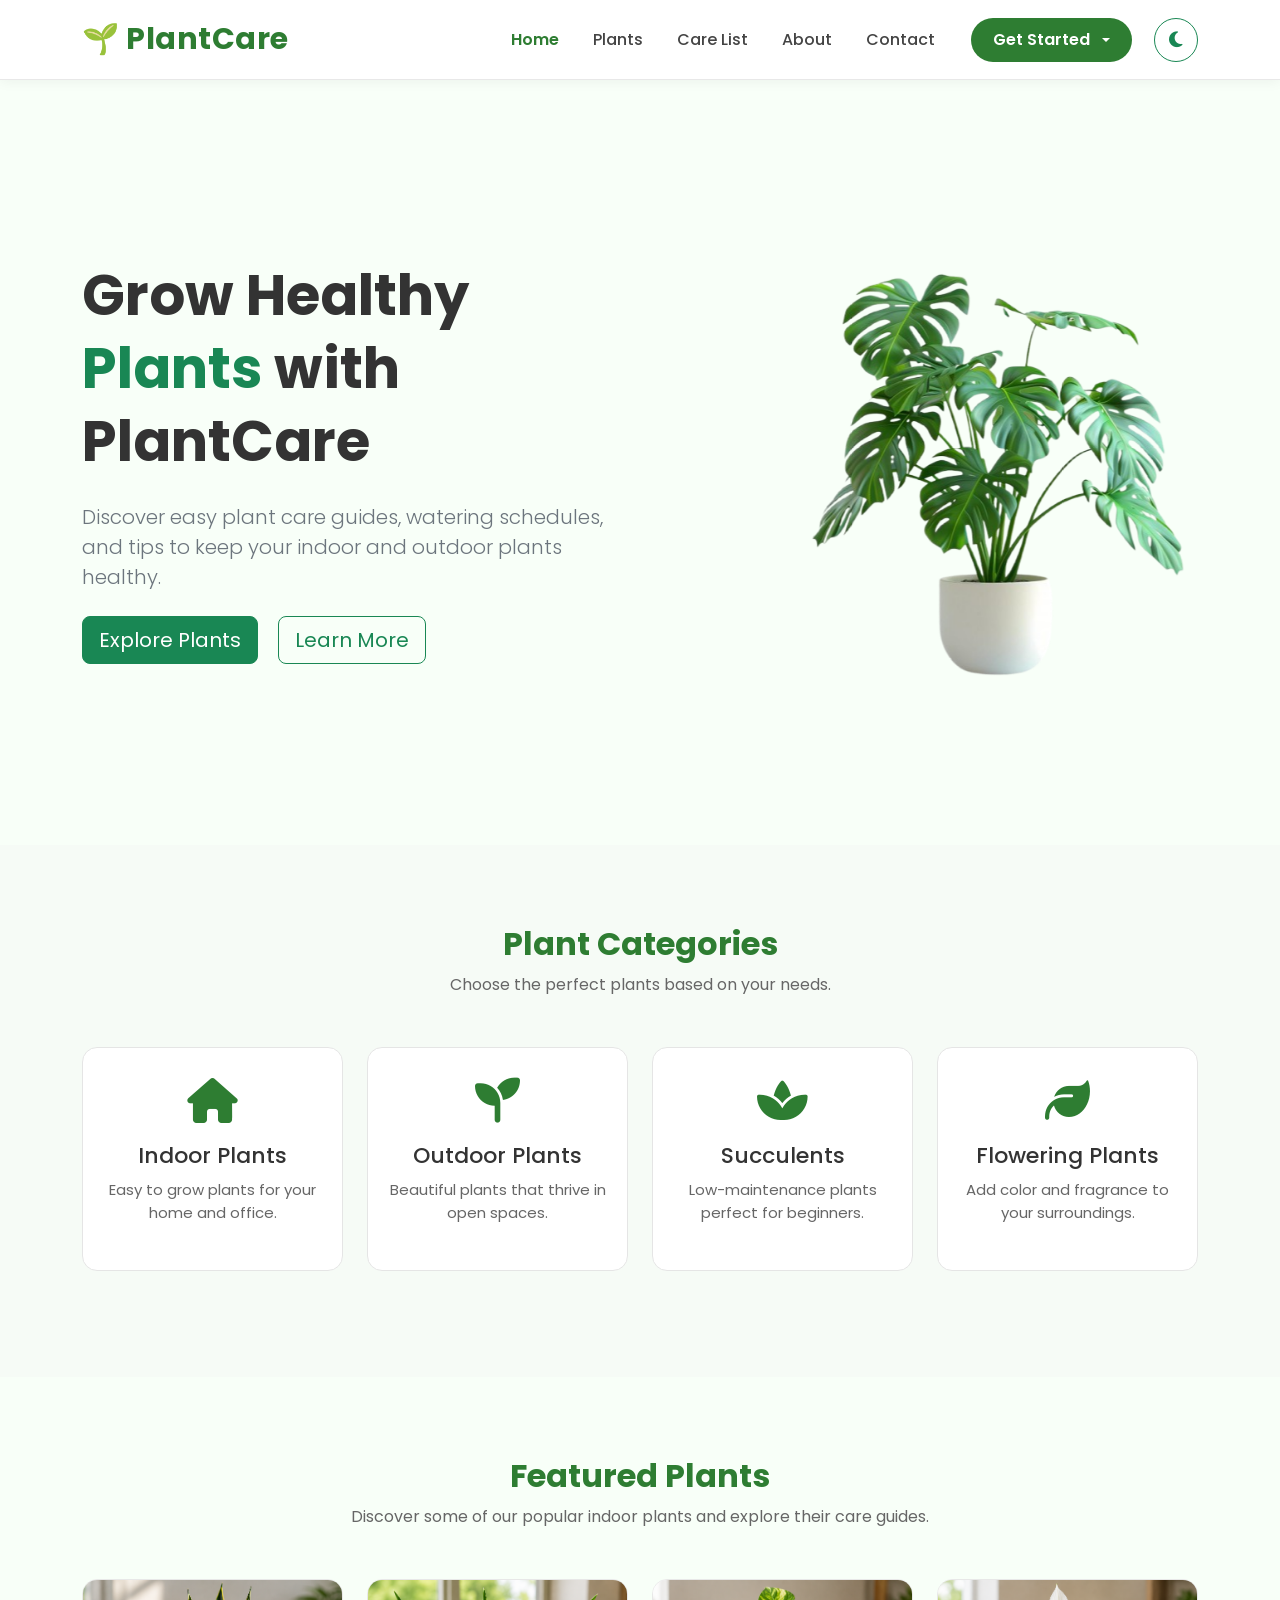
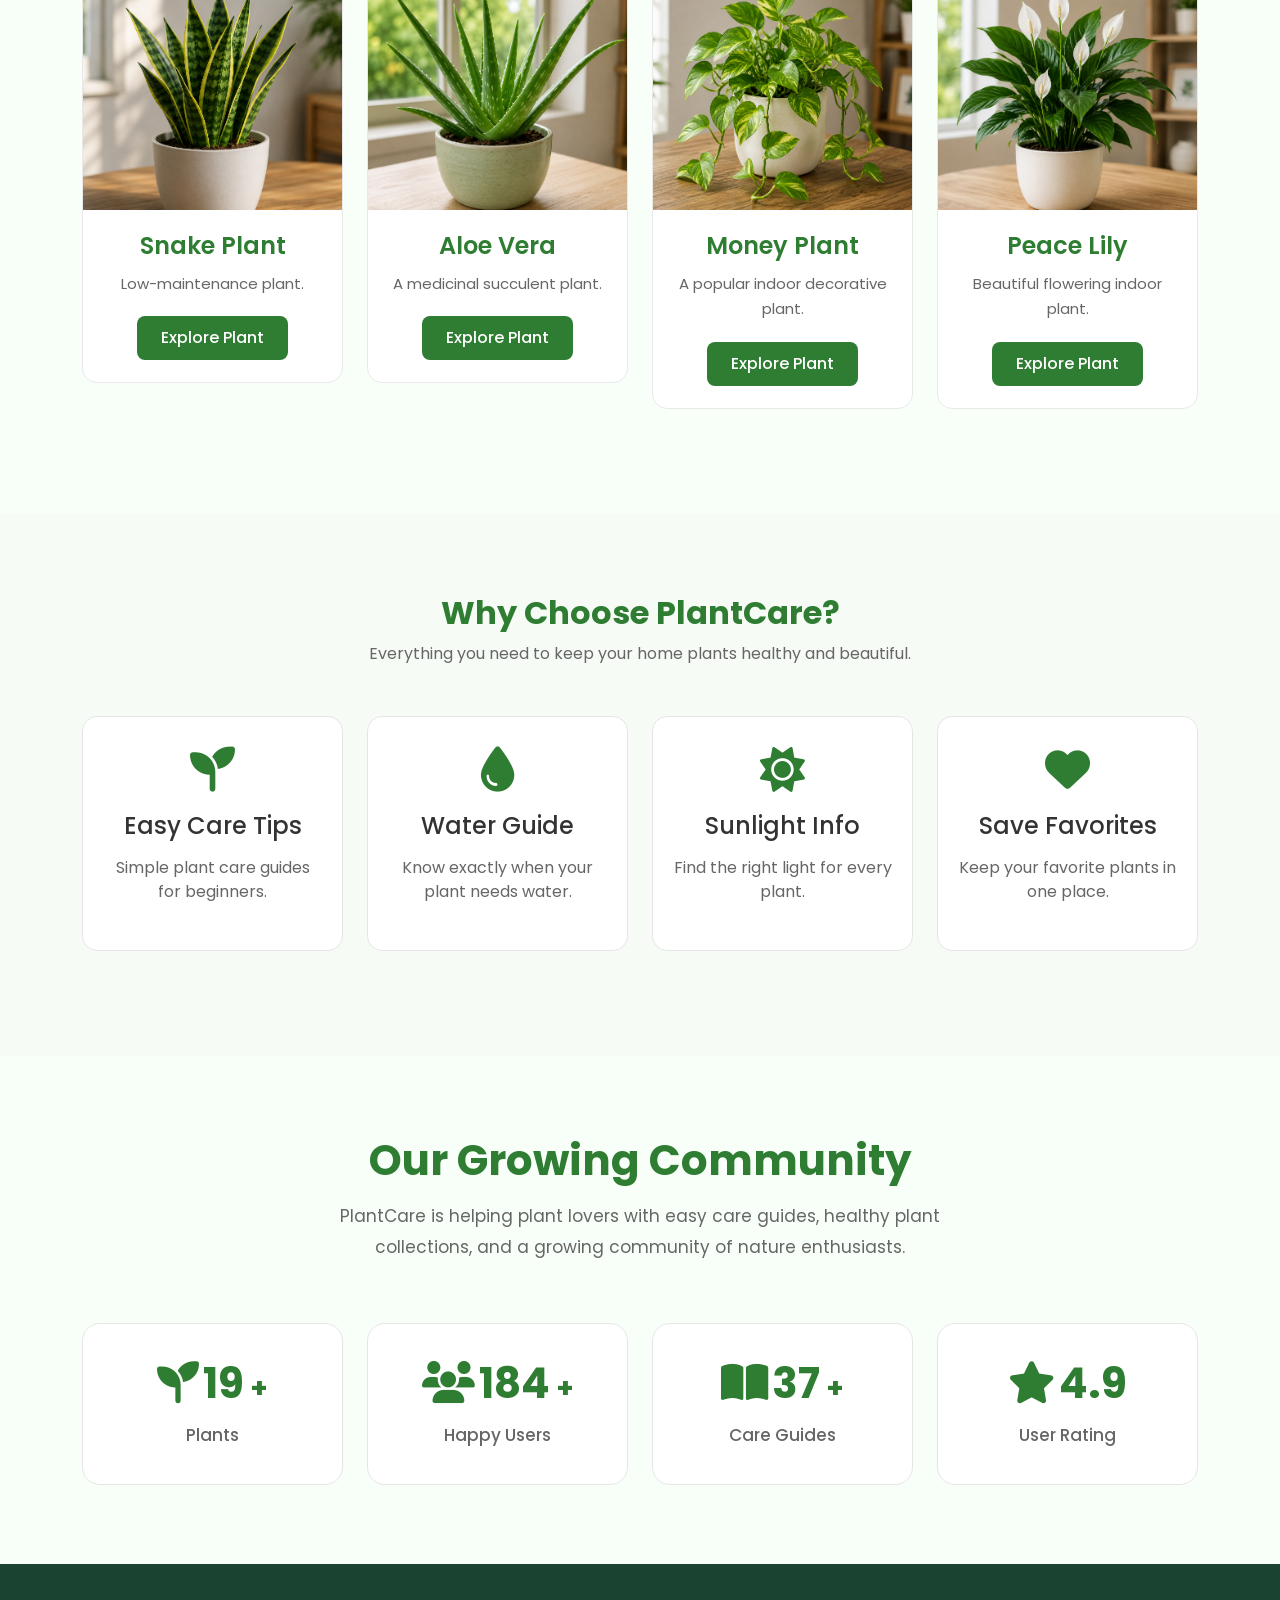
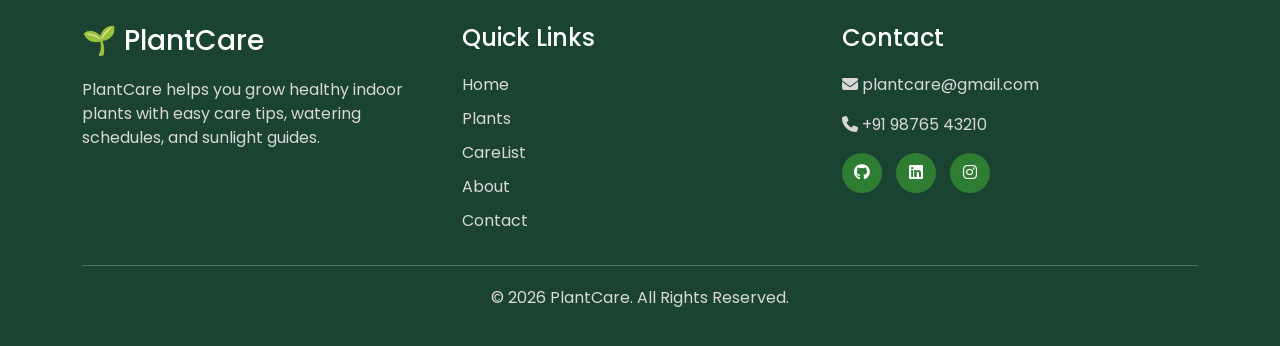
<file: index.html>
<!DOCTYPE html>
<html lang="en">

<head>
    <meta charset="UTF-8">
    <meta name="viewport" content="width=device-width, initial-scale=1.0">

    <title>PlantCare | Grow Healthy</title>

    <!-- Bootstrap CSS -->
    <link href="https://cdn.jsdelivr.net/npm/bootstrap@5.3.7/dist/css/bootstrap.min.css" rel="stylesheet">

    <!-- Font Awesome -->
    <link rel="stylesheet" href="https://cdnjs.cloudflare.com/ajax/libs/font-awesome/6.7.2/css/all.min.css">

    <!-- Google Font -->
    <link rel="preconnect" href="https://fonts.googleapis.com">
    <link rel="preconnect" href="https://fonts.gstatic.com" crossorigin>
    <link href="https://fonts.googleapis.com/css2?family=Poppins:wght@300;400;500;600;700&display=swap"
        rel="stylesheet">

    <!-- AOS -->
    <link rel="stylesheet" href="https://unpkg.com/aos@2.3.4/dist/aos.css">

    <!-- Custom CSS -->
    <link rel="stylesheet" href="css/style.css">
    <!-- <link rel="stylesheet" href="css/plants.css"> -->

    <!-- Favicon -->
    <!-- <link rel="icon" href="images/logo.png"> -->
</head>

<body>
    <!--==========================================
            PAGE LOADER
===========================================-->

<div id="loader">

    <div class="loader-content">

        <div class="loader-logo">

            🌱

        </div>

        <h3>PlantCare</h3>

        <div class="loader-line"></div>

    </div>

</div>


    <!-- ==========================
        Navbar Start
========================== -->

    <nav class="navbar navbar-expand-lg navbar-light sticky-top">

        <div class="container">

            <!-- Logo -->

            <a class="navbar-brand" href="index.html">

                🌱 PlantCare

            </a>

            <!-- Mobile Toggle -->

            <button class="navbar-toggler" type="button" data-bs-toggle="collapse" data-bs-target="#navbarNav">

                <span class="navbar-toggler-icon"></span>

            </button>

            <!-- Menu -->

            <div class="collapse navbar-collapse" id="navbarNav">

                <ul class="navbar-nav ms-auto align-items-lg-center">

                    <li class="nav-item">

                        <a class="nav-link active" href="index.html">

                            Home

                        </a>

                    </li>

                    <li class="nav-item">

                        <a class="nav-link" href="plants.html">

                            Plants

                        </a>

                    </li>

                    <li class="nav-item">

                        <a class="nav-link" href="care-list.html">

                            Care List

                        </a>

                    </li>

                    <li class="nav-item">

                        <a class="nav-link" href="about.html">

                            About

                        </a>

                    </li>

                    <li class="nav-item">

                        <a class="nav-link" href="contact.html">

                            Contact

                        </a>

                    </li>


                    <!-- Guest -->

                    <li class="nav-item dropdown ms-lg-3" id="guestMenu">

                        <button class="btn dropdown-toggle" data-bs-toggle="dropdown">

                            Get Started

                        </button>

                        <ul class="dropdown-menu dropdown-menu-end">

                            <li>

                                <a class="dropdown-item" href="login.html">

                                    <i class="fa-solid fa-right-to-bracket me-2"></i>

                                    Login

                                </a>

                            </li>

                            <li>

                                <a class="dropdown-item" href="signup.html">

                                    <i class="fa-solid fa-user-plus me-2"></i>

                                    Signup

                                </a>

                            </li>

                        </ul>

                    </li>


                    <!-- Logged In -->

                    <li class="nav-item dropdown d-none ms-lg-3" id="userMenu">

                        <button class="btn dropdown-toggle" data-bs-toggle="dropdown">

                            <i class="fa-solid fa-user me-2"></i>

                            <span id="userName"></span>

                        </button>

                        <ul class="dropdown-menu dropdown-menu-end">

                            <li>

                                <a class="dropdown-item" href="#" id="logoutBtn">

                                    <i class="fa-solid fa-right-from-bracket me-2"></i>

                                    Logout

                                </a>

                            </li>

                        </ul>

                    </li>


                    <!-- Theme -->

                    <li class="nav-item ms-lg-3">

                        <button class="btn btn-outline-success" id="themeBtn">

                            <i class="fa-solid fa-moon"></i>

                        </button>

                    </li>

                </ul>

            </div>

        </div>

    </nav>

    <!-- ==========================
        Navbar End
========================== -->



    <!--==========================================
            HERO SECTION
===========================================-->
    <section class="hero py-5">

        <div class="container">

            <div class="row align-items-center">

                <!-- Left Content -->
                <div class="col-lg-6" data-aos="fade-right">

                    <h1 class="display-4 fw-bold">
                        Grow Healthy <span class="text-success">Plants</span> with PlantCare
                    </h1>

                    <p class="lead text-secondary my-4">
                        Discover easy plant care guides, watering schedules, and tips to keep your indoor and outdoor
                        plants healthy.
                    </p>
                    <a href="plants.html" class="btn btn-success btn-lg me-3">
                        Explore Plants
                    </a>

                    <a href="about.html" class="btn btn-outline-success btn-lg">
                        Learn More
                    </a>

                </div>

                <!-- Right Image -->
                <div class="col-lg-6 d-flex justify-content-end align-items-center mt-5 mt-lg-0" data-aos="fade-left">

                    <img src="images/hero-plant.png" alt="Plant Hero" class="img-fluid hero-img mt-4">

                </div>

            </div>

        </div>

    </section>




    <!--==========================================
            CATEGORIES SECTION
===========================================-->

    <section class="categories">

        <div class="container">

            <div class="section-title" data-aos="fade-up">

                <h2>Plant Categories</h2>

                <p>Choose the perfect plants based on your needs.</p>

            </div>

            <div class="row">

                <!-- Card 1 -->

                <div class="col-md-6 col-lg-3" data-aos="zoom-in" data-aos-delay="0">

                    <div class="category-card">

                        <i class="fa-solid fa-house category-icon"></i>

                        <h4>Indoor Plants</h4>

                        <p>Easy to grow plants for your home and office.</p>

                    </div>

                </div>

                <!-- Card 2 -->

                <div class="col-md-6 col-lg-3" data-aos="zoom-in" data-aos-delay="100">

                    <div class="category-card">

                        <i class="fa-solid fa-seedling category-icon"></i>

                        <h4>Outdoor Plants</h4>

                        <p>Beautiful plants that thrive in open spaces.</p>

                    </div>

                </div>

                <!-- Card 3 -->

                <div class="col-md-6 col-lg-3" data-aos="zoom-in" data-aos-delay="200">

                    <div class="category-card">

                        <i class="fa-solid fa-spa category-icon"></i>

                        <h4>Succulents</h4>

                        <p>Low-maintenance plants perfect for beginners.</p>

                    </div>

                </div>

                <!-- Card 4 -->

                <div class="col-md-6 col-lg-3" data-aos="zoom-in" data-aos-delay="300">

                    <div class="category-card">

                        <i class="fa-solid fa-leaf category-icon"></i>

                        <h4>Flowering Plants</h4>

                        <p>Add color and fragrance to your surroundings.</p>

                    </div>

                </div>

            </div>

        </div>

    </section>



    <!--==========================================
        FEATURED PLANTS
    ===========================================-->

    <section class="featured-plants">

        <div class="container">

            <div class="section-title" data-aos="fade-up">

                <h2>Featured Plants</h2>

                <p>
                    Discover some of our popular indoor plants and explore their care guides.
                </p>

            </div>

            <div class="row" id="featuredPlants" data-aos="fade-up" data-aos-delay="200">

                <!-- JavaScript -->

            </div>

        </div>

    </section>

    <!--==========================================
        WHY CHOOSE US
    ===========================================-->

    <section class="why-us">

        <div class="container">

            <div class="section-title" data-aos="fade-up">

                <h2>Why Choose PlantCare?</h2>

                <p>
                    Everything you need to keep your home plants healthy and beautiful.
                </p>

            </div>

            <div class="row">

                <!-- Card 1 -->

                <div class="col-md-6 col-lg-3" data-aos="flip-left" data-aos-delay="0">

                    <div class="why-card">

                        <i class="fa-solid fa-seedling"></i>

                        <h4>Easy Care Tips</h4>

                        <p>Simple plant care guides for beginners.</p>

                    </div>

                </div>

                <!-- Card 2 -->

                <div class="col-md-6 col-lg-3" data-aos="flip-left" data-aos-delay="100">

                    <div class="why-card">

                        <i class="fa-solid fa-droplet"></i>

                        <h4>Water Guide</h4>

                        <p>Know exactly when your plant needs water.</p>

                    </div>

                </div>

                <!-- Card 3 -->

                <div class="col-md-6 col-lg-3" data-aos="flip-left" data-aos-delay="200">

                    <div class="why-card">

                        <i class="fa-solid fa-sun"></i>

                        <h4>Sunlight Info</h4>

                        <p>Find the right light for every plant.</p>

                    </div>

                </div>

                <!-- Card 4 -->

                <div class="col-md-6 col-lg-3" data-aos="flip-left" data-aos-delay="300">

                    <div class="why-card">

                        <i class="fa-solid fa-heart"></i>

                        <h4>Save Favorites</h4>

                        <p>Keep your favorite plants in one place.</p>

                    </div>

                </div>

            </div>

        </div>

    </section>


    <!--==========================================
            STATISTICS
===========================================-->

<section class="stats" data-aos="fade-up">

    <div class="container">

        <!-- Section Title -->

        <div class="section-title"
            data-aos="fade-up"
            data-aos-duration="1000">

            <h2>Our Growing Community</h2>

            <p>

                PlantCare is helping plant lovers with easy care guides,
                healthy plant collections, and a growing community of
                nature enthusiasts.

            </p>

        </div>

        <div class="row g-4">

            <!-- Card 1 -->

            <div class="col-6 col-lg-3"
                data-aos="zoom-in-up"
                data-aos-delay="100"
                data-aos-duration="900">

                <div class="stat-card">

                    <i class="fa-solid fa-seedling"></i>

                    <h2 class="counter" data-target="50">0</h2>

                    <span>+</span>

                    <p>Plants</p>

                </div>

            </div>

            <!-- Card 2 -->

            <div class="col-6 col-lg-3"
                data-aos="zoom-in-up"
                data-aos-delay="200"
                data-aos-duration="900">

                <div class="stat-card">

                    <i class="fa-solid fa-users"></i>

                    <h2 class="counter" data-target="500">0</h2>

                    <span>+</span>

                    <p>Happy Users</p>

                </div>

            </div>

            <!-- Card 3 -->

            <div class="col-6 col-lg-3"
                data-aos="zoom-in-up"
                data-aos-delay="300"
                data-aos-duration="900">

                <div class="stat-card">

                    <i class="fa-solid fa-book-open"></i>

                    <h2 class="counter" data-target="100">0</h2>

                    <span>+</span>

                    <p>Care Guides</p>

                </div>

            </div>

            <!-- Card 4 -->

            <div class="col-6 col-lg-3"
                data-aos="zoom-in-up"
                data-aos-delay="400"
                data-aos-duration="900">

                <div class="stat-card">

                    <i class="fa-solid fa-star"></i>

                    <h2>4.9</h2>

                    <p>User Rating</p>

                </div>

            </div>

        </div>

    </div>

</section>


    <!--==========================================
            FOOTER
    ===========================================-->

    <footer class="footer" data-aos="fade-up">

        <div class="container">

            <div class="row">

                <!-- About -->
                <div class="col-md-4">

                    <h3>🌱 PlantCare</h3>

                    <p>
                        PlantCare helps you grow healthy indoor plants with easy care tips,
                        watering schedules, and sunlight guides.
                    </p>

                </div>

                <!-- Quick Links -->
                <div class="col-md-4">

                    <h4>Quick Links</h4>

                    <ul class="footer-links">

                        <li><a href="index.html">Home</a></li>
                        <li><a href="plants.html">Plants</a></li>
                        <li><a href="care-list.html">CareList</a></li>
                        <li><a href="about.html">About</a></li>
                        <li><a href="contact.html">Contact</a></li>

                    </ul>

                </div>

                <!-- Contact -->
                <div class="col-md-4">

                    <h4>Contact</h4>

                    <p><i class="fa-solid fa-envelope"></i> plantcare@gmail.com</p>

                    <p><i class="fa-solid fa-phone"></i> +91 98765 43210</p>

                    <div class="social-icons">

                        <a href="https://github.com/AbhinitRandhir"><i class="fab fa-github"></i></a>

                        <a href="https://www.linkedin.com/in/abhinit94/"><i class="fab fa-linkedin"></i></a>
                        <a href="#"><i class="fab fa-instagram"></i></a>

                    </div>

                </div>

            </div>

            <hr>

            <p class="copyright">
                © 2026 PlantCare. All Rights Reserved.
            </p>

        </div>

    </footer>



    <!--==========================================
            PLANT DETAILS MODAL
    ===========================================-->

    <div class="modal fade" id="plantModal" tabindex="-1">

        <div class="modal-dialog modal-dialog-centered">

            <div class="modal-content">

                <div class="modal-header">

                    <h5 class="modal-title">Plant Details</h5>

                    <button type="button" class="btn-close" data-bs-dismiss="modal"></button>

                </div>

                <div class="modal-body" id="modalBody">

                    <!-- JavaScript -->

                </div>

            </div>

        </div>

    </div>
    

    <!--==========================================
            BACK TO TOP
    ===========================================-->

    <button id="topBtn">
        <i class="fa-solid fa-arrow-up"></i>
    </button>

    <!-- Bootstrap JS -->
    <script src="https://cdn.jsdelivr.net/npm/bootstrap@5.3.7/dist/js/bootstrap.bundle.min.js"></script>
    <!-- Animation -->
    <script src="https://unpkg.com/aos@2.3.4/dist/aos.js"></script>
    <script>
        AOS.init({

            duration: 800,

            once: true,

            offset: 80,

            easing: "ease-in-out",

            mirror: false

        });
    </script>

    <!-- Custom JS -->
    <script src="js/plants-data.js"></script>
    <script src="js/script.js"></script>
    <script src="js/auth.js"></script>
    <script src="js/modal.js"></script>

</body>

</html>
</file>
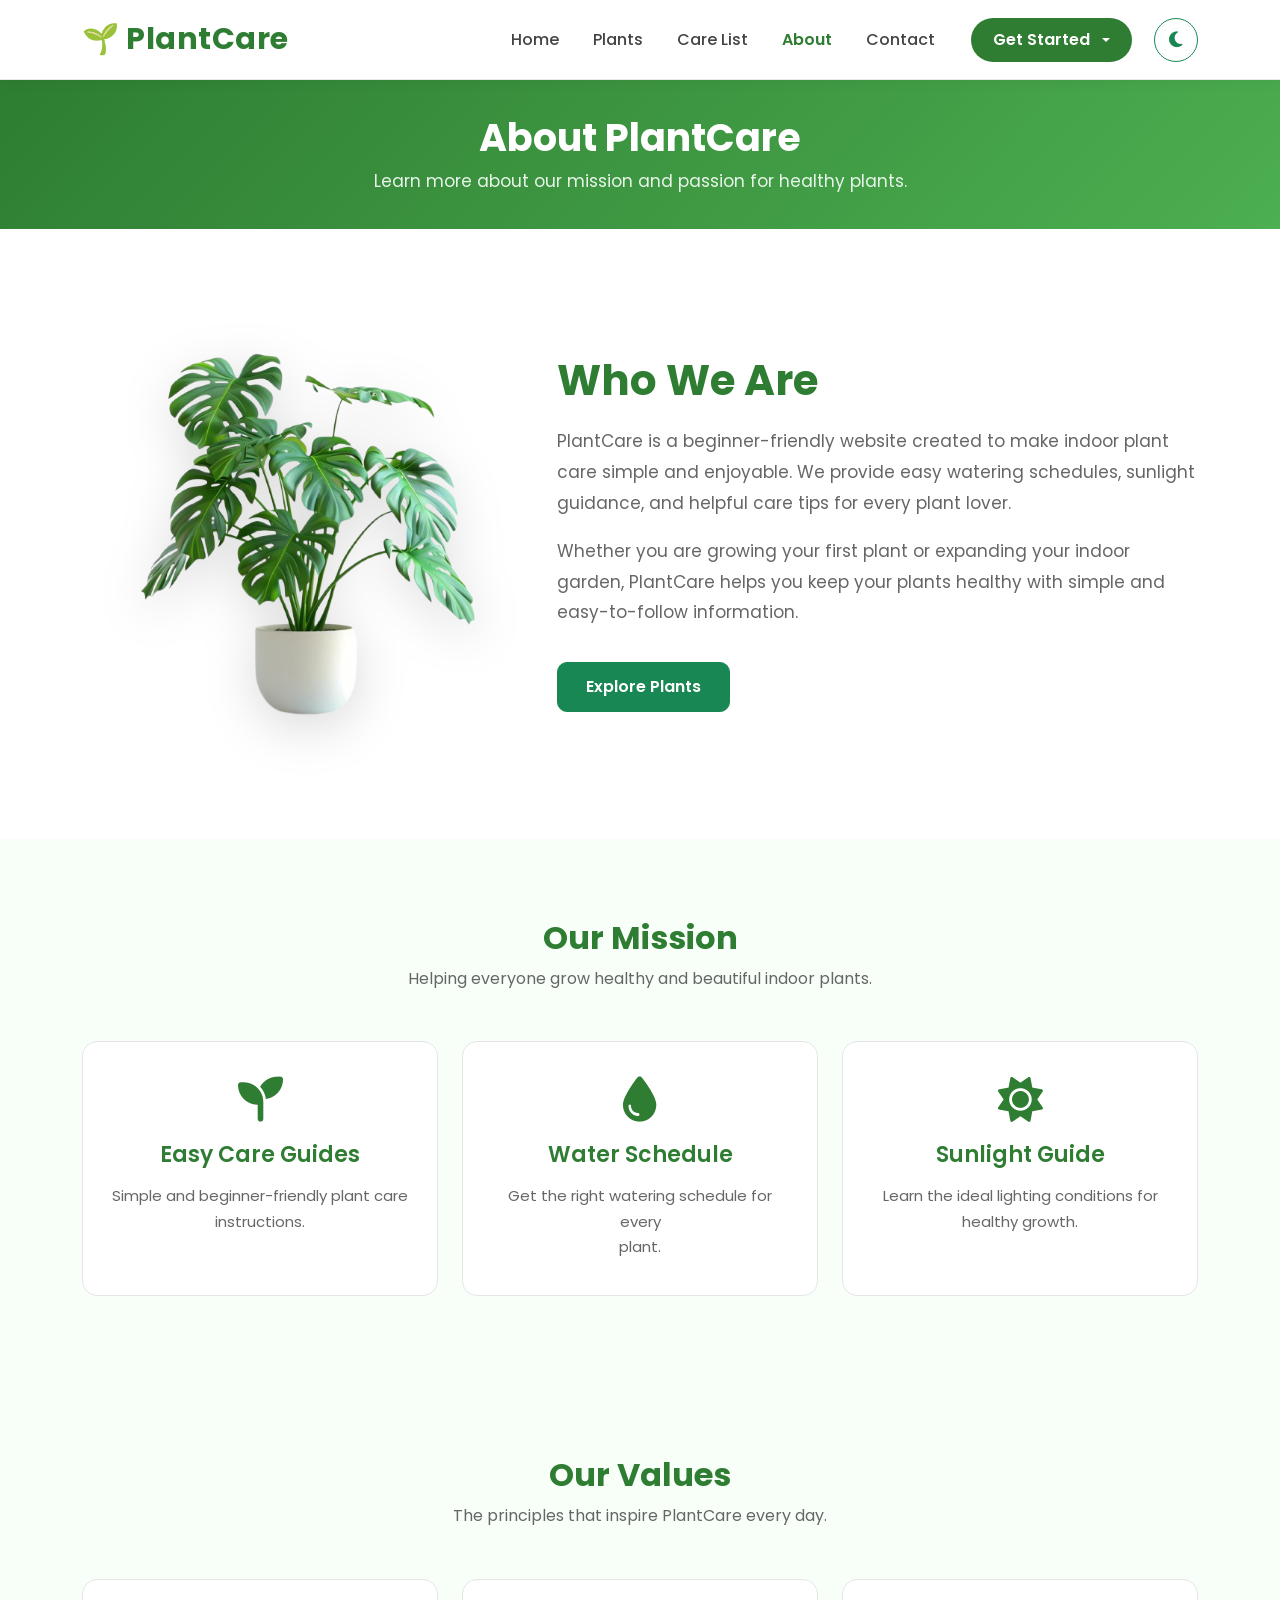
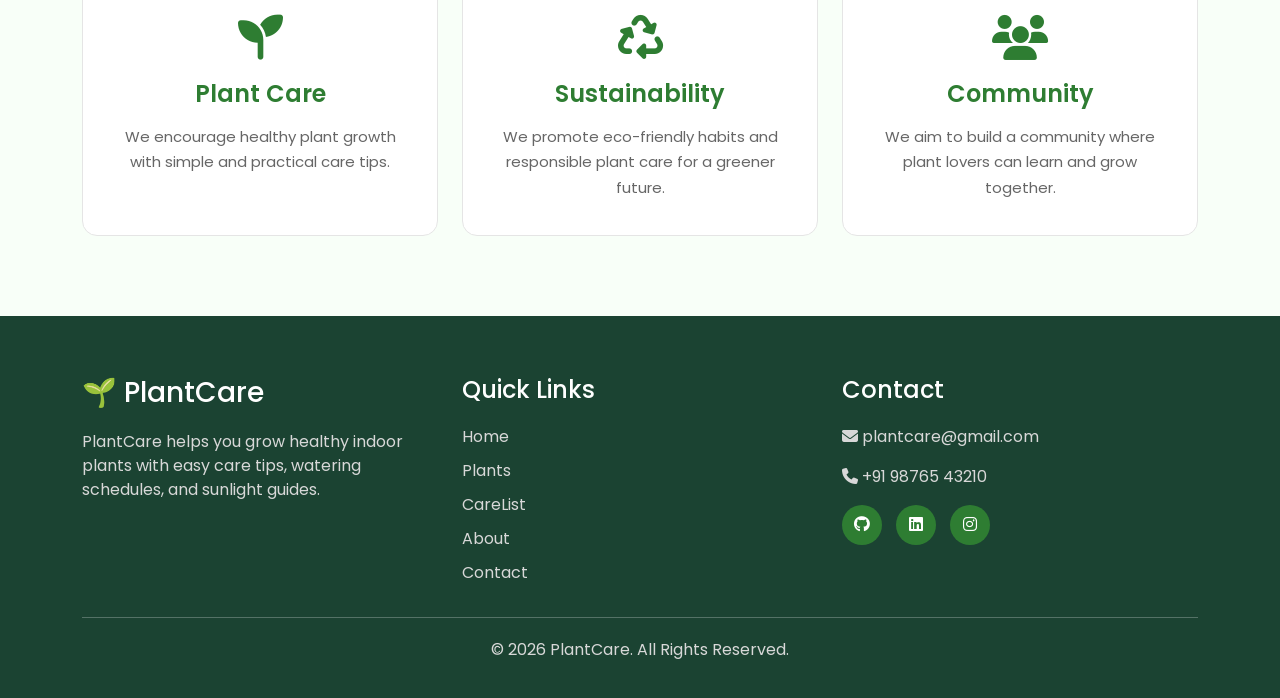
<file: about.html>
<!DOCTYPE html>
<html lang="en">

<head>

    <meta charset="UTF-8">
    <meta name="viewport" content="width=device-width, initial-scale=1.0">

    <title>About | PlantCare</title>

    <!-- Bootstrap CSS -->
    <link href="https://cdn.jsdelivr.net/npm/bootstrap@5.3.7/dist/css/bootstrap.min.css" rel="stylesheet">

    <!-- Font Awesome -->
    <link rel="stylesheet" href="https://cdnjs.cloudflare.com/ajax/libs/font-awesome/6.7.2/css/all.min.css">

    <!-- Google Font -->
    <link href="https://fonts.googleapis.com/css2?family=Poppins:wght@300;400;500;600;700&display=swap"
        rel="stylesheet">

    <!-- AOS -->
    <link rel="stylesheet" href="https://unpkg.com/aos@2.3.4/dist/aos.css">

    <!-- CSS -->
    <link rel="stylesheet" href="css/style.css">
    <link rel="stylesheet" href="css/about.css">

    <!-- <link rel="icon" href="images/logo.png"> -->

</head>

<body>
<!-- ==========================
        Navbar Start
========================== -->

<nav class="navbar navbar-expand-lg navbar-light sticky-top">

    <div class="container">

        <!-- Logo -->

        <a class="navbar-brand" href="index.html">

            🌱 PlantCare

        </a>

        <!-- Mobile Toggle -->

        <button
            class="navbar-toggler"
            type="button"
            data-bs-toggle="collapse"
            data-bs-target="#navbarNav">

            <span class="navbar-toggler-icon"></span>

        </button>

        <!-- Menu -->

        <div class="collapse navbar-collapse" id="navbarNav">

            <ul class="navbar-nav ms-auto align-items-lg-center">

                <li class="nav-item">

                    <a class="nav-link" href="index.html">

                        Home

                    </a>

                </li>

                <li class="nav-item">

                    <a class="nav-link" href="plants.html">

                        Plants

                    </a>

                </li>

                <li class="nav-item">

                    <a class="nav-link" href="care-list.html">

                        Care List

                    </a>

                </li>

                <li class="nav-item">

                    <a class="nav-link active" href="about.html">

                        About

                    </a>

                </li>

                <li class="nav-item">

                    <a class="nav-link" href="contact.html">

                        Contact

                    </a>

                </li>


                <!-- Guest -->

                <li class="nav-item dropdown ms-lg-3" id="guestMenu">

                    <button
                        class="btn dropdown-toggle"
                        data-bs-toggle="dropdown">

                        Get Started

                    </button>

                    <ul class="dropdown-menu dropdown-menu-end">

                        <li>

                            <a class="dropdown-item" href="login.html">

                                <i class="fa-solid fa-right-to-bracket me-2"></i>

                                Login

                            </a>

                        </li>

                        <li>

                            <a class="dropdown-item" href="signup.html">

                                <i class="fa-solid fa-user-plus me-2"></i>

                                Signup

                            </a>

                        </li>

                    </ul>

                </li>


                <!-- Logged In -->

                <li class="nav-item dropdown d-none ms-lg-3" id="userMenu">

                    <button
                        class="btn dropdown-toggle"
                        data-bs-toggle="dropdown">

                        <i class="fa-solid fa-user me-2"></i>

                        <span id="userName"></span>

                    </button>

                    <ul class="dropdown-menu dropdown-menu-end">

                        <li>

                            <a
                                class="dropdown-item"
                                href="#"
                                id="logoutBtn">

                                <i class="fa-solid fa-right-from-bracket me-2"></i>

                                Logout

                            </a>

                        </li>

                    </ul>

                </li>


                <!-- Theme -->

                <li class="nav-item ms-lg-3">

                    <button
                        class="btn btn-outline-success"
                        id="themeBtn">

                        <i class="fa-solid fa-moon"></i>

                    </button>

                </li>

            </ul>

        </div>

    </div>

</nav>

<!-- ==========================
        Navbar End
========================== --> 



    <!--==========================================
                PAGE HEADER
    ===========================================-->

    <section class="page-header">

        <div class="container">

            <h1>About PlantCare</h1>

            <p>
                Learn more about our mission and passion for healthy plants.
            </p>

        </div>

    </section>



    <!--==========================================
                ABOUT SECTION
    ===========================================-->

    <section class="about">

        <div class="container">

            <div class="row align-items-center">

                <div class="col-lg-5 text-center">

                    <img src="images/hero-plant.png" alt="PlantCare" class="img-fluid" data-aos="fade-right">

                </div>

                <div class="col-lg-7" data-aos="fade-left">

                    <h2>Who We Are</h2>

                    <p>
                        PlantCare is a beginner-friendly website created to make
                        indoor plant care simple and enjoyable. We provide easy
                        watering schedules, sunlight guidance, and helpful care
                        tips for every plant lover.
                    </p>

                    <p>
                        Whether you are growing your first plant or expanding your
                        indoor garden, PlantCare helps you keep your plants healthy
                        with simple and easy-to-follow information.
                    </p>

                    <a href="plants.html" class="btn btn-success mt-3">
                        Explore Plants
                    </a>

                </div>

            </div>

        </div>

    </section>



    <!--==========================================
                OUR MISSION
    ===========================================-->

    <section class="mission">

        <div class="container">

            <div class="section-title" data-aos="fade-up">

                <h2>Our Mission</h2>

                <p>
                    Helping everyone grow healthy and beautiful indoor plants.
                </p>

            </div>

            <div class="row g-4" data-aos="zoom-in">

                <div class="col-md-4">

                    <div class="mission-card">

                        <i class="fa-solid fa-seedling"></i>

                        <h4>Easy Care Guides</h4>

                        <p>
                            Simple and beginner-friendly plant care instructions.
                        </p>

                    </div>

                </div>

                <div class="col-md-4">

                    <div class="mission-card">

                        <i class="fa-solid fa-droplet"></i>

                        <h4>Water Schedule</h4>

                        <p>
                            Get the right watering schedule for every<br> plant.
                        </p>

                    </div>

                </div>

                <div class="col-md-4">

                    <div class="mission-card">

                        <i class="fa-solid fa-sun"></i>

                        <h4>Sunlight Guide</h4>

                        <p>
                            Learn the ideal lighting conditions for healthy growth.
                        </p>

                    </div>

                </div>

            </div>

        </div>

    </section>


    <!--==========================================
            OUR VALUES
===========================================-->

    <section class="values">

        <div class="container">

            <div class="section-title" data-aos="fade-up">

                <h2>Our Values</h2>

                <p>
                    The principles that inspire PlantCare every day.
                </p>

            </div>

            <div class="row g-4" data-aos="flip-up">

                <div class="col-md-4">

                    <div class="value-card">

                        <i class="fa-solid fa-seedling"></i>

                        <h4>Plant Care</h4>

                        <p>
                            We encourage healthy plant growth with simple and practical care tips.
                        </p>

                    </div>

                </div>

                <div class="col-md-4">

                    <div class="value-card">

                        <i class="fa-solid fa-recycle"></i>

                        <h4>Sustainability</h4>

                        <p>
                            We promote eco-friendly habits and responsible plant care for a greener future.
                        </p>

                    </div>

                </div>

                <div class="col-md-4">

                    <div class="value-card">

                        <i class="fa-solid fa-users"></i>

                        <h4>Community</h4>

                        <p>
                            We aim to build a community where plant lovers can learn and grow together.
                        </p>

                    </div>

                </div>

            </div>

        </div>

    </section>



    <!--==========================================
            FOOTER
    ===========================================-->

    <footer class="footer" data-aos="fade-up">

        <div class="container">

            <div class="row">

                <!-- About -->
                <div class="col-md-4">

                    <h3>🌱 PlantCare</h3>

                    <p>
                        PlantCare helps you grow healthy indoor plants with easy care tips,
                        watering schedules, and sunlight guides.
                    </p>

                </div>

                <!-- Quick Links -->
                <div class="col-md-4">

                    <h4>Quick Links</h4>

                    <ul class="footer-links">

                        <li><a href="index.html">Home</a></li>
                        <li><a href="plants.html">Plants</a></li>
                        <li><a href="care-list.html">CareList</a></li>
                        <li><a href="about.html">About</a></li>
                        <li><a href="contact.html">Contact</a></li>

                    </ul>

                </div>

                <!-- Contact -->
                <div class="col-md-4">

                    <h4>Contact</h4>

                    <p><i class="fa-solid fa-envelope"></i> plantcare@gmail.com</p>

                    <p><i class="fa-solid fa-phone"></i> +91 98765 43210</p>

                    <div class="social-icons">

                        <a href="https://github.com/AbhinitRandhir"><i class="fab fa-github"></i></a>

                        <a href="https://www.linkedin.com/in/abhinit94/"><i class="fab fa-linkedin"></i></a>

                        <a href="#"><i class="fab fa-instagram"></i></a>

                    </div>

                </div>

            </div>

            <hr>

            <p class="copyright">
                © 2026 PlantCare. All Rights Reserved.
            </p>

        </div>

    </footer>



    <script src="https://cdn.jsdelivr.net/npm/bootstrap@5.3.7/dist/js/bootstrap.bundle.min.js"></script>

    <!-- Animation -->
    <script src="https://unpkg.com/aos@2.3.4/dist/aos.js"></script>
    <script>
        AOS.init({

            duration: 800,

            once: true,

            offset: 80,

            easing: "ease-in-out",

            mirror: false

        });
    </script>


    <script src="js/script.js"></script>
    <script src="js/auth.js"></script>

</body>

</html>
</file>
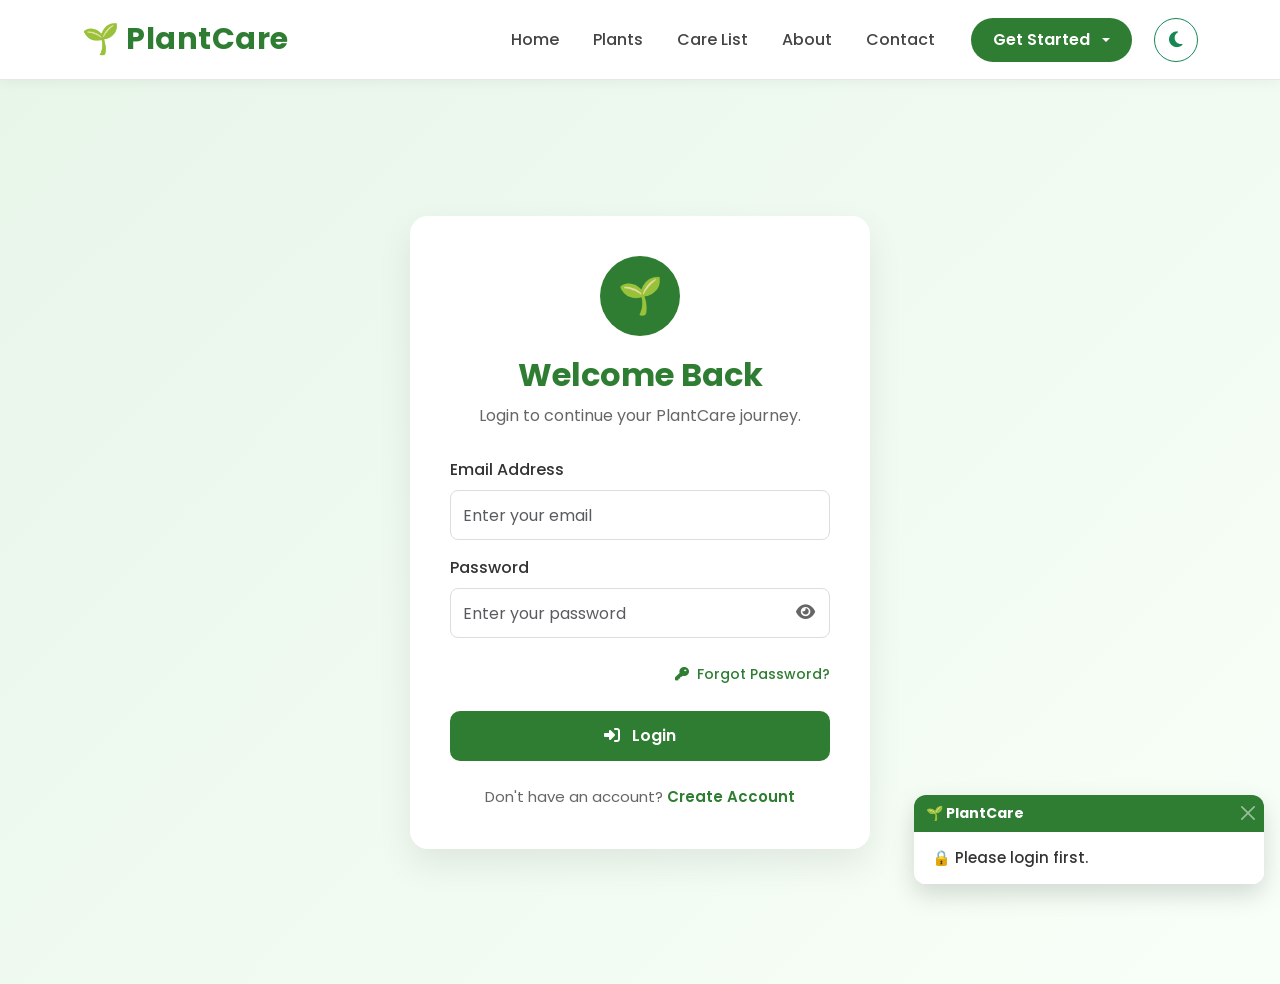
<file: care-list.html>
<!DOCTYPE html>
<html lang="en">

<head>

    <meta charset="UTF-8">
    <meta name="viewport" content="width=device-width, initial-scale=1.0">

    <title>Care List | PlantCare</title>

    <!-- Bootstrap CSS -->
    <link href="https://cdn.jsdelivr.net/npm/bootstrap@5.3.7/dist/css/bootstrap.min.css" rel="stylesheet">

    <!-- Font Awesome -->
    <link rel="stylesheet" href="https://cdnjs.cloudflare.com/ajax/libs/font-awesome/6.7.2/css/all.min.css">

    <!-- Google Font -->
    <link rel="preconnect" href="https://fonts.googleapis.com">

    <link href="https://fonts.googleapis.com/css2?family=Poppins:wght@300;400;500;600;700&display=swap"
        rel="stylesheet">

    <!-- AOS -->
    <link rel="stylesheet" href="https://unpkg.com/aos@2.3.4/dist/aos.css">

    <!-- CSS -->
    <link rel="stylesheet" href="css/style.css">
    <link rel="stylesheet" href="css/care-list.css">
    <link rel="stylesheet" href="css/plants.css">

    <!-- <link rel="icon" href="images/logo.png"> -->

</head>

<body>

    <!-- ==========================
        Navbar Start
========================== -->

    <nav class="navbar navbar-expand-lg navbar-light sticky-top">

        <div class="container">

            <!-- Logo -->

            <a class="navbar-brand" href="index.html">

                🌱 PlantCare

            </a>

            <!-- Mobile Toggle -->

            <button class="navbar-toggler" type="button" data-bs-toggle="collapse" data-bs-target="#navbarNav">

                <span class="navbar-toggler-icon"></span>

            </button>

            <!-- Menu -->

            <div class="collapse navbar-collapse" id="navbarNav">

                <ul class="navbar-nav ms-auto align-items-lg-center">

                    <li class="nav-item">

                        <a class="nav-link" href="index.html">

                            Home

                        </a>

                    </li>

                    <li class="nav-item">

                        <a class="nav-link" href="plants.html">

                            Plants

                        </a>

                    </li>

                    <li class="nav-item active">

                        <a class="nav-link" href="care-list.html">

                            Care List

                            <span class="badge bg-success ms-1" id="careCount">

                                0

                            </span>

                        </a>

                    </li>

                    <li class="nav-item">

                        <a class="nav-link" href="about.html">

                            About

                        </a>

                    </li>

                    <li class="nav-item">

                        <a class="nav-link" href="contact.html">

                            Contact

                        </a>

                    </li>


                    <!-- Guest -->

                    <li class="nav-item dropdown ms-lg-3" id="guestMenu">

                        <button class="btn dropdown-toggle" data-bs-toggle="dropdown">

                            Get Started

                        </button>

                        <ul class="dropdown-menu dropdown-menu-end">

                            <li>

                                <a class="dropdown-item" href="login.html">

                                    <i class="fa-solid fa-right-to-bracket me-2"></i>

                                    Login

                                </a>

                            </li>

                            <li>

                                <a class="dropdown-item" href="signup.html">

                                    <i class="fa-solid fa-user-plus me-2"></i>

                                    Signup

                                </a>

                            </li>

                        </ul>

                    </li>


                    <!-- Logged In -->

                    <li class="nav-item dropdown d-none ms-lg-3" id="userMenu">

                        <button class="btn dropdown-toggle" data-bs-toggle="dropdown">

                            <i class="fa-solid fa-user me-2"></i>

                            <span id="userName"></span>

                        </button>

                        <ul class="dropdown-menu dropdown-menu-end">

                            <li>

                                <a class="dropdown-item" href="#" id="logoutBtn">

                                    <i class="fa-solid fa-right-from-bracket me-2"></i>

                                    Logout

                                </a>

                            </li>

                        </ul>

                    </li>


                    <!-- Theme -->

                    <li class="nav-item ms-lg-3">

                        <button class="btn btn-outline-success" id="themeBtn">

                            <i class="fa-solid fa-moon"></i>

                        </button>

                    </li>

                </ul>

            </div>

        </div>

    </nav>

    <!-- ==========================
        Navbar End
========================== -->


    <!--==============================
            PAGE HEADER
================================-->

    <section class="page-header">

        <div class="container">

            <h1>My Care List</h1>

            <p>
                Plants you have saved for regular care.
            </p>

        </div>

    </section>



    <!--==============================
            CARE LIST
================================-->

    <section class="care-list">

        <div class="container">

            <div class="row" id="careListContainer">

                <!-- JavaScript -->

            </div>

        </div>

    </section>



    <!--==========================================
            FOOTER
    ===========================================-->

    <footer class="footer" data-aos="fade-up">

        <div class="container">

            <div class="row">

                <!-- About -->
                <div class="col-md-4">

                    <h3>🌱 PlantCare</h3>

                    <p>
                        PlantCare helps you grow healthy indoor plants with easy care tips,
                        watering schedules, and sunlight guides.
                    </p>

                </div>

                <!-- Quick Links -->
                <div class="col-md-4">

                    <h4>Quick Links</h4>

                    <ul class="footer-links">

                        <li><a href="index.html">Home</a></li>
                        <li><a href="plants.html">Plants</a></li>
                        <li><a href="care-list.html">CareList</a></li>
                        <li><a href="about.html">About</a></li>
                        <li><a href="contact.html">Contact</a></li>

                    </ul>

                </div>

                <!-- Contact -->
                <div class="col-md-4">

                    <h4>Contact</h4>

                    <p><i class="fa-solid fa-envelope"></i> plantcare@gmail.com</p>

                    <p><i class="fa-solid fa-phone"></i> +91 98765 43210</p>

                    <div class="social-icons">

                        <a href="https://github.com/AbhinitRandhir"><i class="fab fa-github"></i></a>

                        <a href="https://www.linkedin.com/in/abhinit94/"><i class="fab fa-linkedin"></i></a>

                        <a href="#"><i class="fab fa-instagram"></i></a>

                    </div>

                </div>

            </div>

            <hr>

            <p class="copyright">
                © 2026 PlantCare. All Rights Reserved.
            </p>

        </div>

    </footer>


    <!--==========================================
            PLANT DETAILS MODAL
    ===========================================-->



    <div class="modal fade" id="plantModal" tabindex="-1">

        <div class="modal-dialog modal-dialog-centered">

            <div class="modal-content">

                <div class="modal-header">

                    <h5 class="modal-title" id="plantModalLabel">

                        Plant Care Guide

                    </h5>

                    <button type="button" class="btn-close" data-bs-dismiss="modal">
                    </button>

                </div>

                <div class="modal-body" id="modalBody">

                </div>

            </div>

        </div>

    </div>


    <!--==========================================
            BACK TO TOP
        ===========================================-->

    <button id="topBtn">
        <i class="fa-solid fa-arrow-up"></i>
    </button>

    <script src="https://cdn.jsdelivr.net/npm/bootstrap@5.3.7/dist/js/bootstrap.bundle.min.js"></script>

    <!-- Animation -->
    <script src="https://unpkg.com/aos@2.3.4/dist/aos.js"></script>
    <script>
        AOS.init({

            duration: 800,

            once: true,

            offset: 80,

            easing: "ease-in-out",

            mirror: false

        });
    </script>

    <script src="js/script.js"></script>
    <script src="js/plants-data.js"></script>
    <script src="js/care-list.js"></script>
    <script src="js/modal.js"></script>
    <script src="js/auth.js"></script>


</body>

</html>
</file>
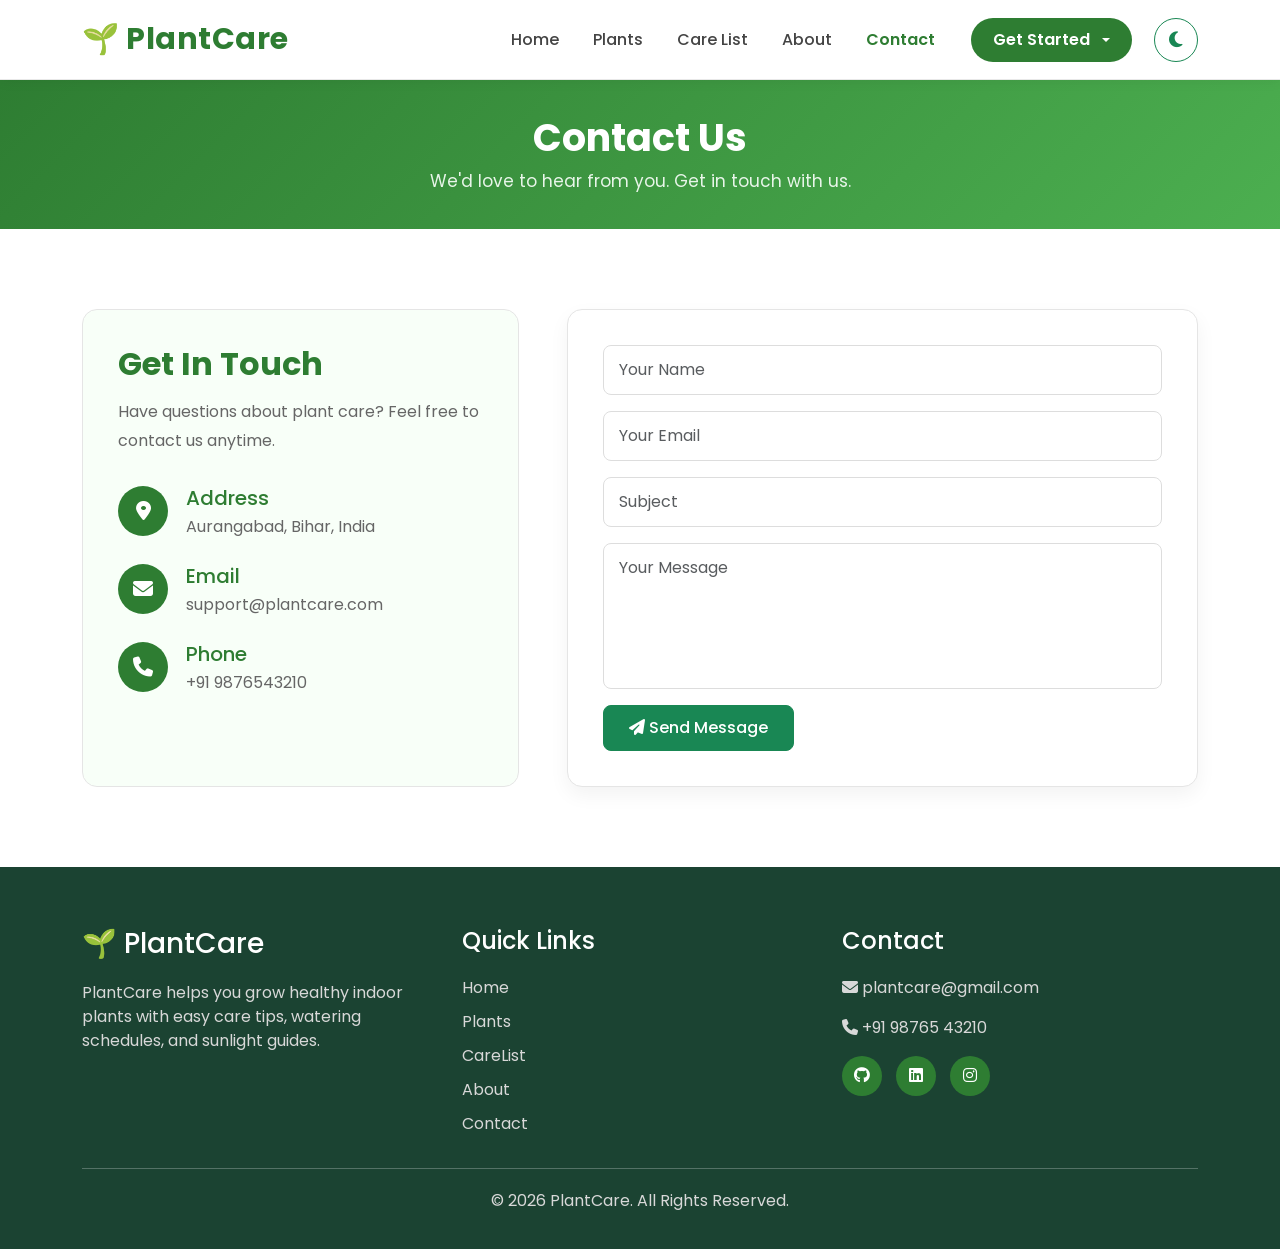
<file: contact.html>
<!DOCTYPE html>
<html lang="en">

<head>

    <meta charset="UTF-8">
    <meta name="viewport" content="width=device-width, initial-scale=1.0">

    <title>Contact | PlantCare</title>

    <!-- Bootstrap CSS -->
    <link href="https://cdn.jsdelivr.net/npm/bootstrap@5.3.7/dist/css/bootstrap.min.css" rel="stylesheet">

    <!-- Font Awesome -->
    <link rel="stylesheet" href="https://cdnjs.cloudflare.com/ajax/libs/font-awesome/6.7.2/css/all.min.css">

    <!-- Google Font -->
    <link href="https://fonts.googleapis.com/css2?family=Poppins:wght@300;400;500;600;700&display=swap"
        rel="stylesheet">

    <!-- AOS -->
    <link rel="stylesheet" href="https://unpkg.com/aos@2.3.4/dist/aos.css">


    <!-- CSS -->
    <link rel="stylesheet" href="css/style.css">
    <link rel="stylesheet" href="css/contact.css">

    <!-- <link rel="icon" href="images/logo.png"> -->

</head>

<body>

<!-- ==========================
        Navbar Start
========================== -->

<nav class="navbar navbar-expand-lg navbar-light sticky-top">

    <div class="container">

        <!-- Logo -->

        <a class="navbar-brand" href="index.html">

            🌱 PlantCare

        </a>

        <!-- Mobile Toggle -->

        <button
            class="navbar-toggler"
            type="button"
            data-bs-toggle="collapse"
            data-bs-target="#navbarNav">

            <span class="navbar-toggler-icon"></span>

        </button>

        <!-- Menu -->

        <div class="collapse navbar-collapse" id="navbarNav">

            <ul class="navbar-nav ms-auto align-items-lg-center">

                <li class="nav-item">

                    <a class="nav-link" href="index.html">

                        Home

                    </a>

                </li>

                <li class="nav-item">

                    <a class="nav-link" href="plants.html">

                        Plants

                    </a>

                </li>

                <li class="nav-item">

                    <a class="nav-link" href="care-list.html">

                        Care List

                    </a>

                </li>

                <li class="nav-item">

                    <a class="nav-link" href="about.html">

                        About

                    </a>

                </li>

                <li class="nav-item">

                    <a class="nav-link active" href="contact.html">

                        Contact

                    </a>

                </li>


                <!-- Guest -->

                <li class="nav-item dropdown ms-lg-3" id="guestMenu">

                    <button
                        class="btn dropdown-toggle"
                        data-bs-toggle="dropdown">

                        Get Started

                    </button>

                    <ul class="dropdown-menu dropdown-menu-end">

                        <li>

                            <a class="dropdown-item" href="login.html">

                                <i class="fa-solid fa-right-to-bracket me-2"></i>

                                Login

                            </a>

                        </li>

                        <li>

                            <a class="dropdown-item" href="signup.html">

                                <i class="fa-solid fa-user-plus me-2"></i>

                                Signup

                            </a>

                        </li>

                    </ul>

                </li>


                <!-- Logged In -->

                <li class="nav-item dropdown d-none ms-lg-3" id="userMenu">

                    <button
                        class="btn dropdown-toggle"
                        data-bs-toggle="dropdown">

                        <i class="fa-solid fa-user me-2"></i>

                        <span id="userName"></span>

                    </button>

                    <ul class="dropdown-menu dropdown-menu-end">

                        <li>

                            <a
                                class="dropdown-item"
                                href="#"
                                id="logoutBtn">

                                <i class="fa-solid fa-right-from-bracket me-2"></i>

                                Logout

                            </a>

                        </li>

                    </ul>

                </li>


                <!-- Theme -->

                <li class="nav-item ms-lg-3">

                    <button
                        class="btn btn-outline-success"
                        id="themeBtn">

                        <i class="fa-solid fa-moon"></i>

                    </button>

                </li>

            </ul>

        </div>

    </div>

</nav>

<!-- ==========================
        Navbar End
========================== -->



    <!--==========================================
                PAGE HEADER
    ===========================================-->

    <section class="page-header">

        <div class="container">

            <h1>Contact Us</h1>

            <p>
                We'd love to hear from you. Get in touch with us.
            </p>

        </div>

    </section>



    <!--==========================================
                CONTACT
    ===========================================-->

    <section class="contact">

        <div class="container">

            <div class="row g-5">

                <!-- Contact Info -->

                <div class="col-lg-5">

                    <div class="contact-info" data-aos="fade-right">

                        <h2>Get In Touch</h2>

                        <p>
                            Have questions about plant care? Feel free to contact us anytime.
                        </p>

                        <div class="info-box">

                            <i class="fa-solid fa-location-dot"></i>

                            <div>

                                <h5>Address</h5>

                                <p>Aurangabad, Bihar, India</p>

                            </div>

                        </div>

                        <div class="info-box">

                            <i class="fa-solid fa-envelope"></i>

                            <div>

                                <h5>Email</h5>

                                <p>support@plantcare.com</p>

                            </div>

                        </div>

                        <div class="info-box">

                            <i class="fa-solid fa-phone"></i>

                            <div>

                                <h5>Phone</h5>

                                <p>+91 9876543210</p>

                            </div>

                        </div>

                    </div>

                </div>



                <!-- Contact Form -->

                <div class="col-lg-7">

                    <div class="contact-form">

                        <form action="https://api.web3forms.com/submit" method="POST" data-aos="fade-left">

                            <!-- Access Key -->
                            <input type="hidden" name="access_key" value="a1018500-171a-44f3-93e7-66d850e16823">

                            <!-- Extra Hidden Fields -->
                            <input type="hidden" name="subject" value="New PlantCare Contact Message">

                            <input type="hidden" name="redirect" value="false">


                            <div class="mb-3">

                                <input type="text" class="form-control" name="name" placeholder="Your Name" required>

                            </div>

                            <div class="mb-3">

                                <input type="email" class="form-control" name="email" placeholder="Your Email" required>

                            </div>

                            <div class="mb-3">

                                <input type="text" class="form-control" name="user_subject" placeholder="Subject" required>

                            </div>

                            <div class="mb-3">

                                <textarea class="form-control" rows="5" name="message" placeholder="Your Message"
                                    required></textarea>

                            </div>

                            <button type="submit" class="btn btn-success">

                                <i class="fa-solid fa-paper-plane"></i>
                                Send Message

                            </button>

                        </form>
                    </div>

                </div>

            </div>

        </div>

    </section>

    <!--==========================================
            FOOTER
    ===========================================-->

    <footer class="footer" data-aos="fade-up">

        <div class="container">

            <div class="row">

                <!-- About -->
                <div class="col-md-4">

                    <h3>🌱 PlantCare</h3>

                    <p>
                        PlantCare helps you grow healthy indoor plants with easy care tips,
                        watering schedules, and sunlight guides.
                    </p>

                </div>

                <!-- Quick Links -->
                <div class="col-md-4">

                    <h4>Quick Links</h4>

                    <ul class="footer-links">

                        <li><a href="index.html">Home</a></li>
                        <li><a href="plants.html">Plants</a></li>
                        <li><a href="care-list.html">CareList</a></li>
                        <li><a href="about.html">About</a></li>
                        <li><a href="contact.html">Contact</a></li>

                    </ul>

                </div>

                <!-- Contact -->
                <div class="col-md-4">

                    <h4>Contact</h4>

                    <p><i class="fa-solid fa-envelope"></i> plantcare@gmail.com</p>

                    <p><i class="fa-solid fa-phone"></i> +91 98765 43210</p>

                    <div class="social-icons">

                        <a href="https://github.com/AbhinitRandhir"><i class="fab fa-github"></i></a>

                        <a href="https://www.linkedin.com/in/abhinit94/"><i class="fab fa-linkedin"></i></a>

                        <a href="#"><i class="fab fa-instagram"></i></a>

                    </div>

                </div>

            </div>

            <hr>

            <p class="copyright">
                © 2026 PlantCare. All Rights Reserved.
            </p>

        </div>

    </footer>


    <script src="https://cdn.jsdelivr.net/npm/bootstrap@5.3.7/dist/js/bootstrap.bundle.min.js"></script>
        <!-- Animation -->
    <script src="https://unpkg.com/aos@2.3.4/dist/aos.js"></script>
    <script>
        AOS.init({

            duration: 800,

            once: true,

            offset: 80,

            easing: "ease-in-out",

            mirror: false

        });
    </script>

    <script src="js/script.js"></script>
    <script src="js/auth.js"></script>

</body>

</html>
</file>
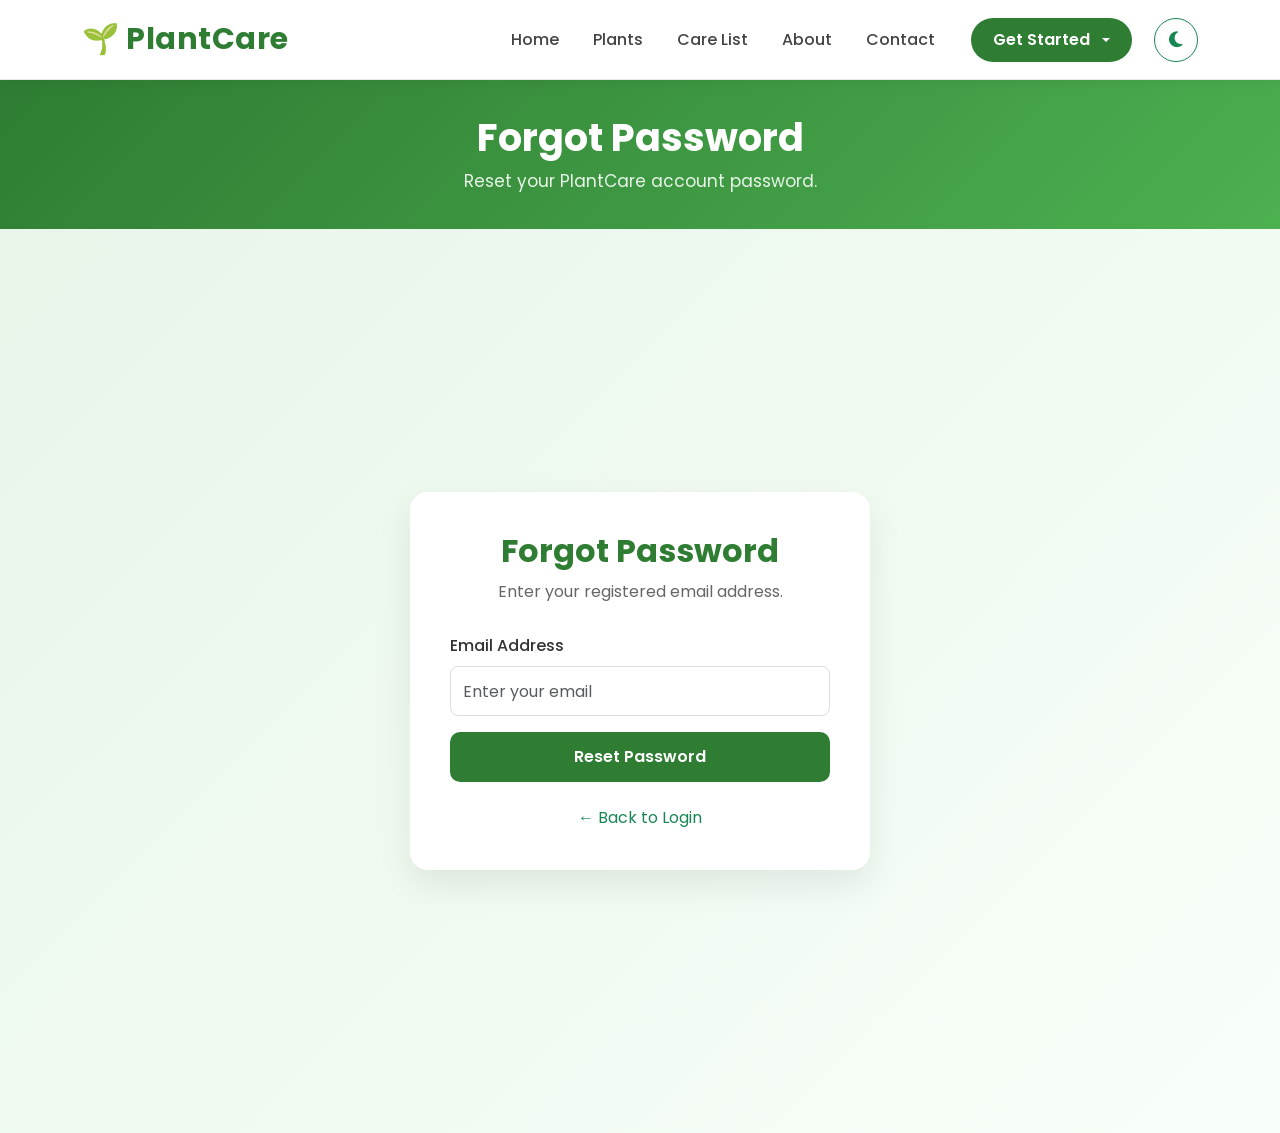
<file: forgot-password.html>
<!DOCTYPE html>
<html lang="en">

<head>

    <meta charset="UTF-8">
    <meta name="viewport" content="width=device-width, initial-scale=1.0">

    <title>Forgot Password | PlantCare</title>

    <!-- Bootstrap -->
    <link href="https://cdn.jsdelivr.net/npm/bootstrap@5.3.7/dist/css/bootstrap.min.css" rel="stylesheet">
    <!-- AOS -->
    <link rel="stylesheet" href="https://unpkg.com/aos@2.3.4/dist/aos.css">

    <!-- Font Awesome -->
    <link rel="stylesheet" href="https://cdnjs.cloudflare.com/ajax/libs/font-awesome/6.7.2/css/all.min.css">

    <!-- Google Font -->
    <link rel="preconnect" href="https://fonts.googleapis.com">
    <link rel="preconnect" href="https://fonts.gstatic.com" crossorigin>

    <link href="https://fonts.googleapis.com/css2?family=Poppins:wght@300;400;500;600;700&display=swap"
        rel="stylesheet">

    <!-- CSS -->
    <link rel="stylesheet" href="css/style.css">
    <link rel="stylesheet" href="css/auth.css">

    <!-- <link rel="icon" href="images/logo.png"> -->

</head>

<body>

    <!-- ==========================
        Navbar Start
========================== -->

    <nav class="navbar navbar-expand-lg navbar-light sticky-top">

        <div class="container">

            <!-- Logo -->

            <a class="navbar-brand" href="index.html">

                🌱 PlantCare

            </a>

            <!-- Mobile Toggle -->

            <button class="navbar-toggler" type="button" data-bs-toggle="collapse" data-bs-target="#navbarNav">

                <span class="navbar-toggler-icon"></span>

            </button>

            <!-- Menu -->

            <div class="collapse navbar-collapse" id="navbarNav">

                <ul class="navbar-nav ms-auto align-items-lg-center">

                    <li class="nav-item">

                        <a class="nav-link" href="index.html">

                            Home

                        </a>

                    </li>

                    <li class="nav-item">

                        <a class="nav-link" href="plants.html">

                            Plants

                        </a>

                    </li>

                    <li class="nav-item">

                        <a class="nav-link" href="care-list.html">

                            Care List

                        </a>

                    </li>

                    <li class="nav-item">

                        <a class="nav-link" href="about.html">

                            About

                        </a>

                    </li>

                    <li class="nav-item">

                        <a class="nav-link" href="contact.html">

                            Contact

                        </a>

                    </li>


                    <!-- Guest -->

                    <li class="nav-item dropdown ms-lg-3" id="guestMenu">

                        <button class="btn dropdown-toggle" data-bs-toggle="dropdown">

                            Get Started

                        </button>

                        <ul class="dropdown-menu dropdown-menu-end">

                            <li>

                                <a class="dropdown-item" href="login.html">

                                    <i class="fa-solid fa-right-to-bracket me-2"></i>

                                    Login

                                </a>

                            </li>

                            <li>

                                <a class="dropdown-item" href="signup.html">

                                    <i class="fa-solid fa-user-plus me-2"></i>

                                    Signup

                                </a>

                            </li>

                        </ul>

                    </li>


                    <!-- Logged In -->

                    <li class="nav-item dropdown d-none ms-lg-3" id="userMenu">

                        <button class="btn dropdown-toggle" data-bs-toggle="dropdown">

                            <i class="fa-solid fa-user me-2"></i>

                            <span id="userName"></span>

                        </button>

                        <ul class="dropdown-menu dropdown-menu-end">

                            <li>

                                <a class="dropdown-item" href="#" id="logoutBtn">

                                    <i class="fa-solid fa-right-from-bracket me-2"></i>

                                    Logout

                                </a>

                            </li>

                        </ul>

                    </li>


                    <!-- Theme -->

                    <li class="nav-item ms-lg-3">

                        <button class="btn btn-outline-success" id="themeBtn">

                            <i class="fa-solid fa-moon"></i>

                        </button>

                    </li>

                </ul>

            </div>

        </div>

    </nav>

    <!-- ==========================
        Navbar End
========================== -->


    <!-- ==========================
            PAGE HEADER
    ========================== -->

    <section class="page-header">

        <div class="container">

            <h1>Forgot Password</h1>

            <p>Reset your PlantCare account password.</p>

        </div>

    </section>



    <!-- ==========================
            FORGOT PASSWORD
    ========================== -->

    <section class="auth-section">

        <div class="container">

            <div class="auth-card" data-aos="zoom-in">

                <h2>Forgot Password</h2>

                <p>
                    Enter your registered email address.
                </p>

                <form id="forgotForm">

                    <div class="mb-3">

                        <label class="form-label">

                            Email Address

                        </label>

                        <input type="email" id="forgotEmail" class="form-control" placeholder="Enter your email"
                            required>

                    </div>

                    <button class="btn auth-btn w-100">

                        Reset Password

                    </button>

                </form>

                <div class="text-center mt-4">

                    <a href="login.html" class="text-success">

                        ← Back to Login

                    </a>

                </div>

            </div>

        </div>

    </section>

    <!-- Toast -->

    <div class="toast-container position-fixed bottom-0 end-0 p-3">

        <div id="liveToast" class="toast" role="alert">

            <div class="toast-header">

                <strong class="me-auto">

                    🌱 PlantCare

                </strong>

                <button type="button" class="btn-close" data-bs-dismiss="toast">
                </button>

            </div>

            <div class="toast-body" id="toastMessage">

            </div>

        </div>

    </div>
    <!-- Bootstrap -->
    <script src="https://cdn.jsdelivr.net/npm/bootstrap@5.3.7/dist/js/bootstrap.bundle.min.js"></script>
    <!-- Animation -->
    <script src="https://unpkg.com/aos@2.3.4/dist/aos.js"></script>
    <script>
        AOS.init({

            duration: 800,

            once: true,

            offset: 80,

            easing: "ease-in-out",

            mirror: false

        });
    </script>

    <script src="js/script.js"></script>
    <script src="js/auth.js"></script>

</body>

</html>
</file>
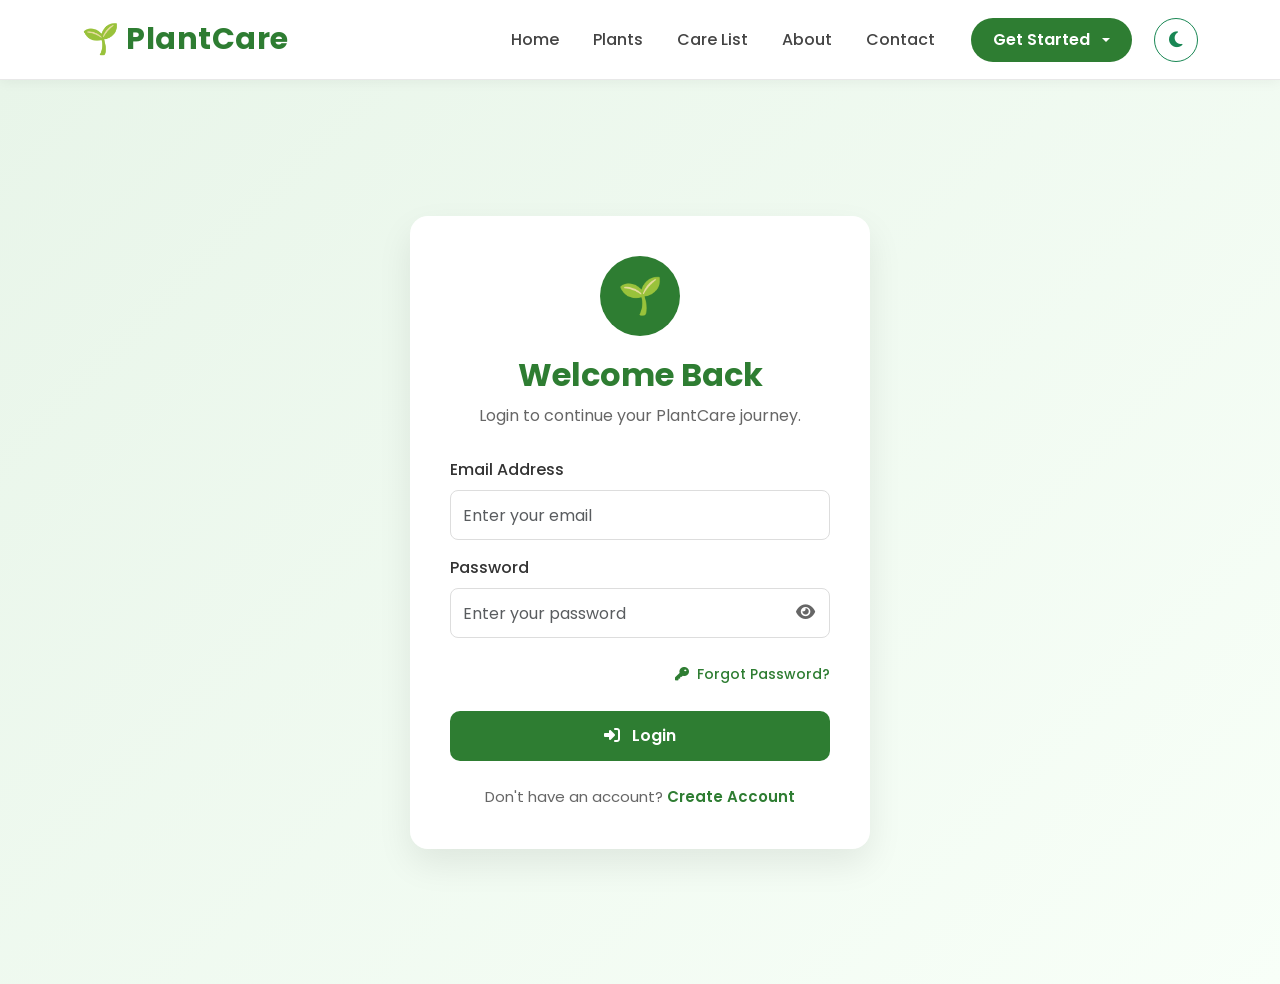
<file: login.html>
<!DOCTYPE html>
<html lang="en">

<head>

    <meta charset="UTF-8">
    <meta name="viewport" content="width=device-width, initial-scale=1.0">

    <title>Login | PlantCare</title>

    <!-- Bootstrap -->
    <link href="https://cdn.jsdelivr.net/npm/bootstrap@5.3.7/dist/css/bootstrap.min.css" rel="stylesheet">
    <!-- AOS -->
    <link rel="stylesheet" href="https://unpkg.com/aos@2.3.4/dist/aos.css">

    <!-- Font Awesome -->
    <link rel="stylesheet" href="https://cdnjs.cloudflare.com/ajax/libs/font-awesome/6.7.2/css/all.min.css">

    <!-- Google Font -->
    <link href="https://fonts.googleapis.com/css2?family=Poppins:wght@300;400;500;600;700&display=swap"
        rel="stylesheet">

    <!-- CSS -->
    <link rel="stylesheet" href="css/style.css">
    <link rel="stylesheet" href="css/auth.css">

    <!-- <link rel="icon" href="images/logo.png"> -->

</head>

<body>

    <!-- ==========================
        Navbar Start
========================== -->

    <nav class="navbar navbar-expand-lg navbar-light sticky-top">

        <div class="container">

            <!-- Logo -->

            <a class="navbar-brand" href="index.html">

                🌱 PlantCare

            </a>

            <!-- Mobile Toggle -->

            <button class="navbar-toggler" type="button" data-bs-toggle="collapse" data-bs-target="#navbarNav">

                <span class="navbar-toggler-icon"></span>

            </button>

            <!-- Menu -->

            <div class="collapse navbar-collapse" id="navbarNav">

                <ul class="navbar-nav ms-auto align-items-lg-center">

                    <li class="nav-item">

                        <a class="nav-link" href="index.html">

                            Home

                        </a>

                    </li>

                    <li class="nav-item">

                        <a class="nav-link" href="plants.html">

                            Plants

                        </a>

                    </li>

                    <li class="nav-item">

                        <a class="nav-link" href="care-list.html">

                            Care List

                        </a>

                    </li>

                    <li class="nav-item">

                        <a class="nav-link" href="about.html">

                            About

                        </a>

                    </li>

                    <li class="nav-item">

                        <a class="nav-link" href="contact.html">

                            Contact

                        </a>

                    </li>


                    <!-- Guest -->

                    <li class="nav-item dropdown ms-lg-3" id="guestMenu">

                        <button class="btn dropdown-toggle" data-bs-toggle="dropdown">

                            Get Started

                        </button>

                        <ul class="dropdown-menu dropdown-menu-end">

                            <li>

                                <a class="dropdown-item" href="login.html">

                                    <i class="fa-solid fa-right-to-bracket me-2"></i>

                                    Login

                                </a>

                            </li>

                            <li>

                                <a class="dropdown-item" href="signup.html">

                                    <i class="fa-solid fa-user-plus me-2"></i>

                                    Signup

                                </a>

                            </li>

                        </ul>

                    </li>


                    <!-- Logged In -->

                    <li class="nav-item dropdown d-none ms-lg-3" id="userMenu">

                        <button class="btn dropdown-toggle" data-bs-toggle="dropdown">

                            <i class="fa-solid fa-user me-2"></i>

                            <span id="userName"></span>

                        </button>

                        <ul class="dropdown-menu dropdown-menu-end">

                            <li>

                                <a class="dropdown-item" href="#" id="logoutBtn">

                                    <i class="fa-solid fa-right-from-bracket me-2"></i>

                                    Logout

                                </a>

                            </li>

                        </ul>

                    </li>


                    <!-- Theme -->

                    <li class="nav-item ms-lg-3">

                        <button class="btn btn-outline-success" id="themeBtn">

                            <i class="fa-solid fa-moon"></i>

                        </button>

                    </li>

                </ul>

            </div>

        </div>

    </nav>

    <!-- ==========================
        Navbar End
========================== -->



    <!-- ==========================
            LOGIN
    =========================== -->

    <section class="auth-section">

        <div class="container">

            <div class="auth-card" data-aos="zoom-in">

                <div class="auth-logo">

                    🌱

                </div>

                <h2>Welcome Back</h2>

                <p>

                    Login to continue your PlantCare journey.

                </p>

                <form id="loginForm">

                    <!-- Email -->

                    <div class="mb-3">

                        <label class="form-label">

                            Email Address

                        </label>

                        <input type="email" id="loginEmail" class="form-control" placeholder="Enter your email"
                            required>

                    </div>



                    <!-- Password -->

                    <div class="mb-4">

                        <label>Password</label>

                        <div class="position-relative">

                            <input type="password" class="form-control pe-5" id="loginPassword"
                                placeholder="Enter your password" required>

                            <button type="button" class="togglePassword" data-target="loginPassword">

                                <i class="fa-solid fa-eye"></i>

                            </button>

                        </div>

                    </div>


                    <!-- Forgot Password -->

                    <div class="forgot-password">

                        <a href="forgot-password.html">

                            <i class="fa-solid fa-key me-1"></i>

                            Forgot Password?

                        </a>

                    </div>



                    <!-- Login Button -->

                    <button type="submit" class="btn auth-btn">

                        <i class="fa-solid fa-right-to-bracket me-2"></i>

                        Login

                    </button>

                </form>



                <!-- Signup -->

                <div class="auth-link">

                    Don't have an account?

                    <a href="signup.html">

                        Create Account

                    </a>

                </div>

            </div>

        </div>

    </section>

    <!-- Toast -->

    <div class="toast-container position-fixed bottom-0 end-0 p-3">

        <div id="liveToast" class="toast" role="alert">

            <div class="toast-header">

                <strong class="me-auto">

                    🌱 PlantCare

                </strong>

                <button type="button" class="btn-close" data-bs-dismiss="toast">
                </button>

            </div>

            <div class="toast-body" id="toastMessage">

            </div>

        </div>

    </div>


    <!-- Bootstrap -->

    <script src="https://cdn.jsdelivr.net/npm/bootstrap@5.3.7/dist/js/bootstrap.bundle.min.js"></script>
    <!-- Animation -->
    <script src="https://unpkg.com/aos@2.3.4/dist/aos.js"></script>
    <script>
        AOS.init({

            duration: 800,

            once: true,

            offset: 80,

            easing: "ease-in-out",

            mirror: false

        });
    </script>

    <!-- JS -->

    <script src="js/script.js"></script>

    <script src="js/auth.js"></script>

</body>

</html>
</file>
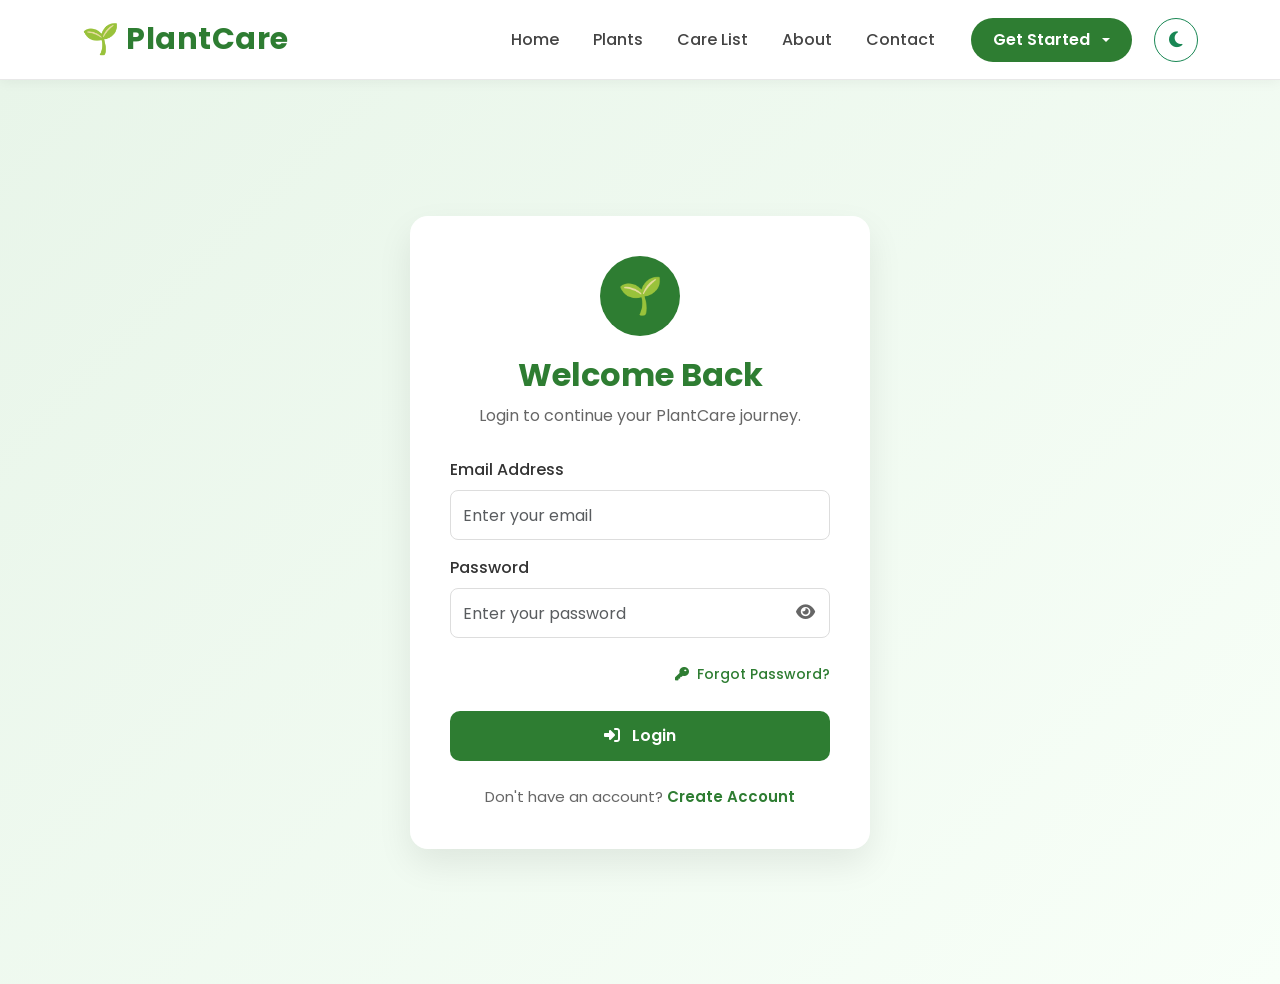
<file: plants.html>
<!DOCTYPE html>
<html lang="en">

<head>

    <meta charset="UTF-8">
    <meta name="viewport" content="width=device-width, initial-scale=1.0">

    <title>Plants | PlantCare</title>

    <!-- Bootstrap CSS -->
    <link href="https://cdn.jsdelivr.net/npm/bootstrap@5.3.7/dist/css/bootstrap.min.css" rel="stylesheet">

    <!-- Font Awesome -->
    <link rel="stylesheet" href="https://cdnjs.cloudflare.com/ajax/libs/font-awesome/6.7.2/css/all.min.css">

    <!-- Google Font -->
    <link rel="preconnect" href="https://fonts.googleapis.com">
    <link rel="preconnect" href="https://fonts.gstatic.com" crossorigin>

    <link href="https://fonts.googleapis.com/css2?family=Poppins:wght@300;400;500;600;700&display=swap"
        rel="stylesheet">
    <!-- AOS -->
    <link rel="stylesheet" href="https://unpkg.com/aos@2.3.4/dist/aos.css">


    <!-- CSS -->
    <link rel="stylesheet" href="css/style.css">
    <link rel="stylesheet" href="css/plants.css">


    <!-- Favicon -->
    <!-- <link rel="icon" href="images/logo.png"> -->

</head>

<body>

    <!-- ==========================
        Navbar Start
========================== -->

    <nav class="navbar navbar-expand-lg navbar-light sticky-top">

        <div class="container">

            <!-- Logo -->

            <a class="navbar-brand" href="index.html">

                🌱 PlantCare

            </a>

            <!-- Mobile Toggle -->

            <button class="navbar-toggler" type="button" data-bs-toggle="collapse" data-bs-target="#navbarNav">

                <span class="navbar-toggler-icon"></span>

            </button>

            <!-- Menu -->

            <div class="collapse navbar-collapse" id="navbarNav">

                <ul class="navbar-nav ms-auto align-items-lg-center">

                    <li class="nav-item">

                        <a class="nav-link" href="index.html">

                            Home

                        </a>

                    </li>

                    <li class="nav-item">

                        <a class="nav-link active" href="plants.html">

                            Plants

                        </a>

                    </li>

                    <li class="nav-item">

                        <a class="nav-link" href="care-list.html">

                            Care List

                        </a>

                    </li>

                    <li class="nav-item">

                        <a class="nav-link" href="about.html">

                            About

                        </a>

                    </li>

                    <li class="nav-item">

                        <a class="nav-link" href="contact.html">

                            Contact

                        </a>

                    </li>


                    <!-- Guest -->

                    <li class="nav-item dropdown ms-lg-3" id="guestMenu">

                        <button class="btn dropdown-toggle" data-bs-toggle="dropdown">

                            Get Started

                        </button>

                        <ul class="dropdown-menu dropdown-menu-end">

                            <li>

                                <a class="dropdown-item" href="login.html">

                                    <i class="fa-solid fa-right-to-bracket me-2"></i>

                                    Login

                                </a>

                            </li>

                            <li>

                                <a class="dropdown-item" href="signup.html">

                                    <i class="fa-solid fa-user-plus me-2"></i>

                                    Signup

                                </a>

                            </li>

                        </ul>

                    </li>


                    <!-- Logged In -->

                    <li class="nav-item dropdown d-none ms-lg-3" id="userMenu">

                        <button class="btn dropdown-toggle" data-bs-toggle="dropdown">

                            <i class="fa-solid fa-user me-2"></i>

                            <span id="userName"></span>

                        </button>

                        <ul class="dropdown-menu dropdown-menu-end">

                            <li>

                                <a class="dropdown-item" href="#" id="logoutBtn">

                                    <i class="fa-solid fa-right-from-bracket me-2"></i>

                                    Logout

                                </a>

                            </li>

                        </ul>

                    </li>


                    <!-- Theme -->

                    <li class="nav-item ms-lg-3">

                        <button class="btn btn-outline-success" id="themeBtn">

                            <i class="fa-solid fa-moon"></i>

                        </button>

                    </li>

                </ul>

            </div>

        </div>

    </nav>

    <!-- ==========================
        Navbar End
========================== -->



    <!--==========================================
                PAGE HEADER
    ===========================================-->

    <section class="page-header">

        <div class="container">

            <h1>Our Plants</h1>

            <p>
                Discover beautiful indoor plants for your home.
            </p>

        </div>

    </section>



    <!--==========================================
                SEARCH & FILTER
    ===========================================-->

    <section class="plant-filter" data-aos="fade-down">

        <div class="container">

            <div class="filter-box">

                <div class="search-result">

                    <span id="resultCount">

                        Showing 0 Plants

                    </span>

                </div>

                <input type="text" id="searchPlant" placeholder="Search by plant name...">

                <select id="categoryFilter">

                    <option value="all">All Categories</option>
                    <option value="Indoor">Indoor</option>
                    <option value="Succulent">Succulent</option>
                    <option value="Flowering">Flowering</option>
                    <option value="Herb">Herb</option>

                </select>

            </div>

        </div>

    </section>



    <!--==========================================
                ALL PLANTS
    ===========================================-->

    <section class="all-plants" data-aos="zoom-in">

        <div class="container">

            <div class="row" id="allPlants">

                <!-- JavaScript -->

            </div>

        </div>

    </section>


    <!--==========================================
            FOOTER
    ===========================================-->

    <footer class="footer" data-aos="fade-up">

        <div class="container">

            <div class="row">

                <!-- About -->
                <div class="col-md-4">

                    <h3>🌱 PlantCare</h3>

                    <p>
                        PlantCare helps you grow healthy indoor plants with easy care tips,
                        watering schedules, and sunlight guides.
                    </p>

                </div>

                <!-- Quick Links -->
                <div class="col-md-4">

                    <h4>Quick Links</h4>

                    <ul class="footer-links">

                        <li><a href="index.html">Home</a></li>
                        <li><a href="plants.html">Plants</a></li>
                        <li><a href="care-list.html">CareList</a></li>
                        <li><a href="about.html">About</a></li>
                        <li><a href="contact.html">Contact</a></li>

                    </ul>

                </div>

                <!-- Contact -->
                <div class="col-md-4">

                    <h4>Contact</h4>

                    <p><i class="fa-solid fa-envelope"></i> plantcare@gmail.com</p>

                    <p><i class="fa-solid fa-phone"></i> +91 98765 43210</p>

                    <div class="social-icons">

                        <a href="https://github.com/AbhinitRandhir"><i class="fab fa-github"></i></a>

                        <a href="https://www.linkedin.com/in/abhinit94/"><i class="fab fa-linkedin"></i></a>

                        <a href="#"><i class="fab fa-instagram"></i></a>

                    </div>

                </div>

            </div>

            <hr>

            <p class="copyright">
                © 2026 PlantCare. All Rights Reserved.
            </p>

        </div>

    </footer>




    <!--==========================================
            PLANT DETAILS MODAL
    ===========================================-->



    <div class="modal fade" id="plantModal" tabindex="-1">

        <div class="modal-dialog modal-dialog-centered">

            <div class="modal-content">

                <div class="modal-header">

                    <h5 class="modal-title" id="plantModalLabel">

                        Plant Care Guide

                    </h5>

                    <button type="button" class="btn-close" data-bs-dismiss="modal">
                    </button>

                </div>

                <div class="modal-body" id="modalBody">

                </div>

            </div>

        </div>

    </div>



    <!--==========================================
            TOAST MESSAGE
===========================================-->

    <div class="toast-container position-fixed bottom-0 end-0 p-3">

        <div id="liveToast" class="toast" role="alert">

            <div class="toast-header">

                <i class="fa-solid fa-circle-check text-success me-2"></i>

                <strong class="me-auto">PlantCare</strong>

                <button type="button" class="btn-close" data-bs-dismiss="toast">
                </button>

            </div>

            <div class="toast-body" id="toastMessage">

                Message

            </div>

        </div>

    </div>

    <!--==========================================
            BACK TO TOP
        ===========================================-->

    <button id="topBtn">
        <i class="fa-solid fa-arrow-up"></i>
    </button>


    <!-- Bootstrap JS -->
    <script src="https://cdn.jsdelivr.net/npm/bootstrap@5.3.7/dist/js/bootstrap.bundle.min.js"></script>

    <!-- Animation -->
    <script src="https://unpkg.com/aos@2.3.4/dist/aos.js"></script>
    <script>
        AOS.init({

            duration: 800,

            once: true,

            offset: 80,

            easing: "ease-in-out",

            mirror: false

        });
    </script>

    <!-- Plant Data -->
    <script src="js/plants-data.js"></script>

    <!-- Plants Page Logic -->
    <script src="js/plants.js"></script>

    <!-- Modal -->
    <script src="js/modal.js"></script>

    <script src="js/script.js"></script>

    <script src="js/auth.js"></script>
</body>

</html>
</file>
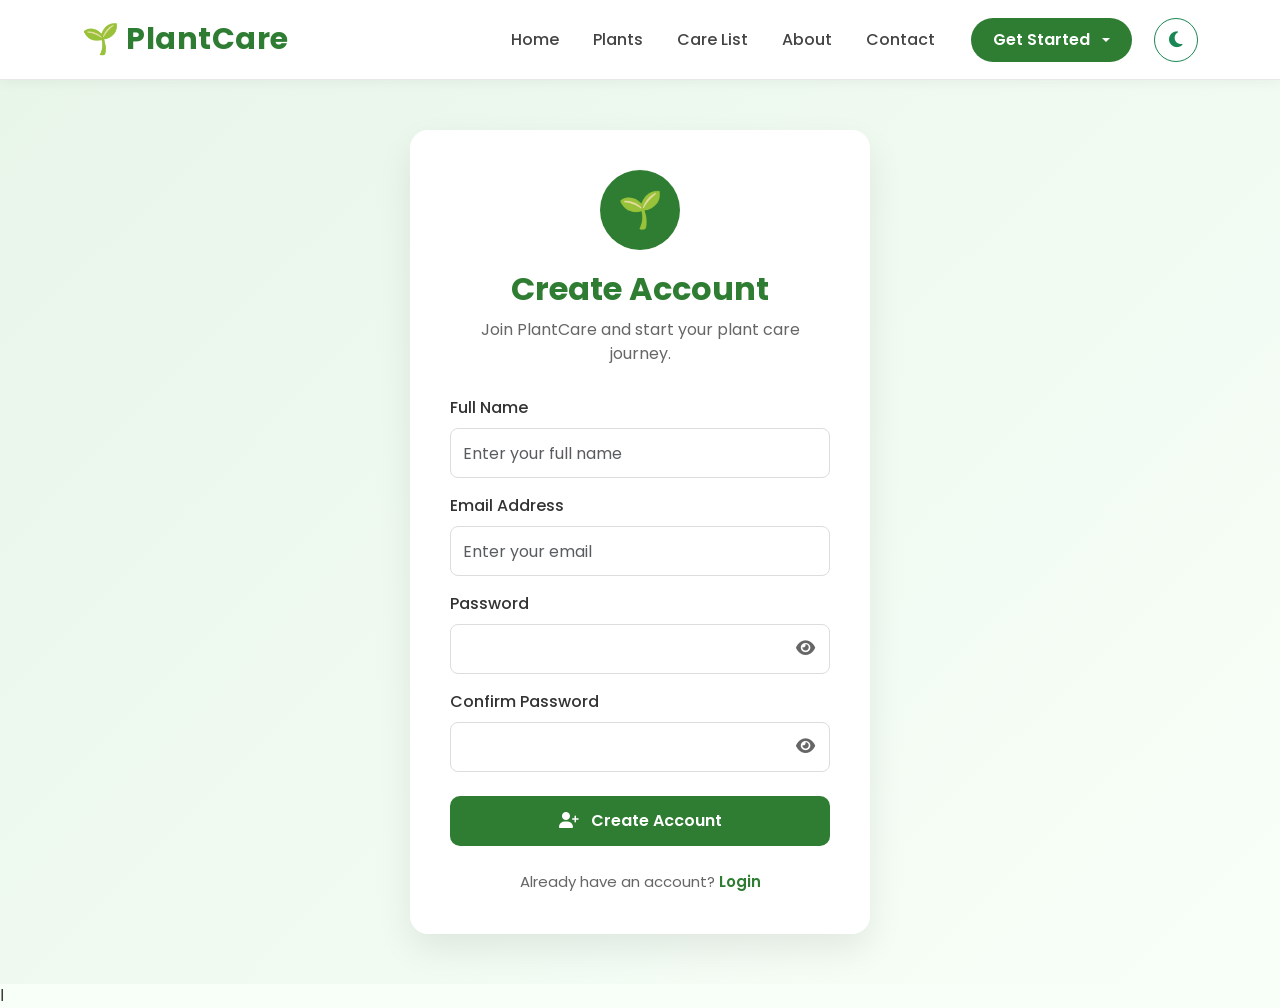
<file: signup.html>
<!DOCTYPE html>
<html lang="en">

<head>

    <meta charset="UTF-8">

    <meta name="viewport" content="width=device-width, initial-scale=1.0">

    <title>Signup | PlantCare</title>

    <link href="https://cdn.jsdelivr.net/npm/bootstrap@5.3.7/dist/css/bootstrap.min.css" rel="stylesheet">

    <link rel="stylesheet" href="https://cdnjs.cloudflare.com/ajax/libs/font-awesome/6.7.2/css/all.min.css">

    <link href="https://fonts.googleapis.com/css2?family=Poppins:wght@300;400;500;600;700&display=swap"
        rel="stylesheet">

    <!-- AOS -->
    <link rel="stylesheet" href="https://unpkg.com/aos@2.3.4/dist/aos.css">

    <link rel="stylesheet" href="css/style.css">

    <link rel="stylesheet" href="css/auth.css">

</head>

<body>

    <!-- ==========================
        Navbar Start
========================== -->

    <nav class="navbar navbar-expand-lg navbar-light sticky-top">

        <div class="container">

            <!-- Logo -->

            <a class="navbar-brand" href="index.html">

                🌱 PlantCare

            </a>

            <!-- Mobile Toggle -->

            <button class="navbar-toggler" type="button" data-bs-toggle="collapse" data-bs-target="#navbarNav">

                <span class="navbar-toggler-icon"></span>

            </button>

            <!-- Menu -->

            <div class="collapse navbar-collapse" id="navbarNav">

                <ul class="navbar-nav ms-auto align-items-lg-center">

                    <li class="nav-item">

                        <a class="nav-link" href="index.html">

                            Home

                        </a>

                    </li>

                    <li class="nav-item">

                        <a class="nav-link" href="plants.html">

                            Plants

                        </a>

                    </li>

                    <li class="nav-item">

                        <a class="nav-link" href="care-list.html">

                            Care List

                        </a>

                    </li>

                    <li class="nav-item">

                        <a class="nav-link" href="about.html">

                            About

                        </a>

                    </li>

                    <li class="nav-item">

                        <a class="nav-link" href="contact.html">

                            Contact

                        </a>

                    </li>


                    <!-- Guest -->

                    <li class="nav-item dropdown ms-lg-3" id="guestMenu">

                        <button class="btn dropdown-toggle" data-bs-toggle="dropdown">

                            Get Started

                        </button>

                        <ul class="dropdown-menu dropdown-menu-end">

                            <li>

                                <a class="dropdown-item" href="login.html">

                                    <i class="fa-solid fa-right-to-bracket me-2"></i>

                                    Login

                                </a>

                            </li>

                            <li>

                                <a class="dropdown-item" href="signup.html">

                                    <i class="fa-solid fa-user-plus me-2"></i>

                                    Signup

                                </a>

                            </li>

                        </ul>

                    </li>


                    <!-- Logged In -->

                    <li class="nav-item dropdown d-none ms-lg-3" id="userMenu">

                        <button class="btn dropdown-toggle" data-bs-toggle="dropdown">

                            <i class="fa-solid fa-user me-2"></i>

                            <span id="userName"></span>

                        </button>

                        <ul class="dropdown-menu dropdown-menu-end">

                            <li>

                                <a class="dropdown-item" href="#" id="logoutBtn">

                                    <i class="fa-solid fa-right-from-bracket me-2"></i>

                                    Logout

                                </a>

                            </li>

                        </ul>

                    </li>


                    <!-- Theme -->

                    <li class="nav-item ms-lg-3">

                        <button class="btn btn-outline-success" id="themeBtn">

                            <i class="fa-solid fa-moon"></i>

                        </button>

                    </li>

                </ul>

            </div>

        </div>

    </nav>

    <!-- ==========================
        Navbar End
========================== -->


    <!--==============================
        SIGNUP
==============================-->

    <section class="auth-section">

        <div class="container">

            <div class="auth-card" data-aos="zoom-in">

                <div class="auth-logo">

                    🌱

                </div>

                <h2>Create Account</h2>

                <p>

                    Join PlantCare and start your plant care journey.

                </p>

                <form id="signupForm">

                    <!-- Full Name -->

                    <div class="mb-3">

                        <label class="form-label">

                            Full Name

                        </label>

                        <input type="text" class="form-control" id="signupName" placeholder="Enter your full name"
                            required>

                    </div>

                    <!-- Email -->

                    <div class="mb-3">

                        <label class="form-label">

                            Email Address

                        </label>

                        <input type="email" class="form-control" id="signupEmail" placeholder="Enter your email"
                            required>

                    </div>

                    <!-- Password -->

                    <div class="mb-3">

                        <label>Password</label>

                        <div class="position-relative">

                            <input type="password" id="signupPassword" class="form-control pe-5" required>

                            <button type="button" class="togglePassword" data-target="signupPassword">

                                <i class="fa-solid fa-eye"></i>

                            </button>

                        </div>

                    </div>

                    <!-- Confirm Password -->

                    <div class="mb-4">

                        <label>Confirm Password</label>

                        <div class="position-relative">

                            <input type="password" id="confirmPassword" class="form-control pe-5" required>

                            <button type="button" class="togglePassword" data-target="confirmPassword">

                                <i class="fa-solid fa-eye"></i>

                            </button>

                        </div>

                    </div>
                    <!-- Button -->

                    <button type="submit" class="btn auth-btn">

                        <i class="fa-solid fa-user-plus me-2"></i>

                        Create Account

                    </button>

                </form>

                <div class="auth-link">

                    Already have an account?

                    <a href="login.html">

                        Login

                    </a>

                </div>

            </div>

        </div>

    </section>


    <!-- Toast -->

    <div class="toast-container position-fixed bottom-0 end-0 p-3">

        <div id="liveToast" class="toast" role="alert">

            <div class="toast-header">

                <strong class="me-auto">

                    🌱 PlantCare

                </strong>

                <button type="button" class="btn-close" data-bs-dismiss="toast">
                </button>

            </div>

            <div class="toast-body" id="toastMessage">

            </div>

        </div>

    </div>


    <script src="https://cdn.jsdelivr.net/npm/bootstrap@5.3.7/dist/js/bootstrap.bundle.min.js"></script>
    <!-- Animation -->
    <script src="https://unpkg.com/aos@2.3.4/dist/aos.js"></script>
    <script>
        AOS.init({

            duration: 800,

            once: true,

            offset: 80,

            easing: "ease-in-out",

            mirror: false

        });
    </script>

    <script src="js/script.js"></script>

    <script src="js/auth.js"></script>

</body>

</html>l
</file>
<file: css/style.css>
/*==========================================
            ROOT COLORS
==========================================*/

:root{

    --primary:#2E7D32;
    --secondary:#66BB6A;
    --light:#f8fff8;
    --white:#ffffff;
    --text:#333;
    --gray:#666;
    --border:#e8e8e8;
    --bg:#f8fff8;
    --card:#ffffff;

}

/*==========================================
            TEXT SELECTION
==========================================*/

::selection{

    background:var(--primary);
    color:#fff;

}

/*==========================================
        Google Font
==========================================*/

*{
    margin:0;
    padding:0;
    box-sizing:border-box;
    font-family:'Poppins',sans-serif;
    transition:.3s ease;
}

html{
    scroll-behavior:smooth;
}

body{
    background:#f8fff8;
    color:#333;
}

a{
    text-decoration:none;
}

img{
    max-width:100%;
    display:block;
}



/*==========================================
            NAVBAR
==========================================*/

.navbar{

    background:#ffffff;
    padding:12px 0;
    border-bottom:1px solid #e8e8e8;
    box-shadow:0 2px 12px rgba(0,0,0,.05);
    transition:.3s;
    z-index:1000;

}

/*==========================================
            LOGO
==========================================*/

.navbar-brand{

    font-size:30px;
    font-weight:700;
    color:#2E7D32 !important;
    letter-spacing:.5px;

}

.navbar-brand:hover{

    color:#1B5E20 !important;

}

/*==========================================
            MENU
==========================================*/

.navbar-nav{

    align-items:center;
    gap:6px;

}

.nav-link{

    position:relative;
    color:#444 !important;
    font-size:16px;
    font-weight:500;
    padding:8px 14px !important;
    transition:.3s;

}

.nav-link:hover{

    color:#2E7D32 !important;

}

.nav-link.active{

    color:#2E7D32 !important;
    font-weight:600;

}

/*==========================================
        UNDERLINE ANIMATION
==========================================*/

.nav-link::after{

    content:"";
    position:absolute;
    left:50%;
    bottom:2px;
    width:0;
    height:2px;
    background:#2E7D32;
    border-radius:50px;
    transform:translateX(-50%);
    transition:.3s;

}

.nav-link:hover::after{

    width:60%;

}

/* Active page par underline hide */

.nav-link.active::after{

    width:0;

}

/*==========================================
        GET STARTED / USER BUTTON
==========================================*/

#guestMenu .btn,
#userMenu .btn{

    background:#2E7D32;
    color:#fff;
    border:none;
    border-radius:30px;
    padding:10px 22px;
    font-weight:600;
    display:flex;
    align-items:center;
    justify-content:center;
    gap:8px;
    transition:.3s;

}

#guestMenu .btn:hover,
#userMenu .btn:hover{

    background:#1B5E20;
    transform:translateY(-2px);
    box-shadow:0 8px 18px rgba(46,125,50,.25);

}

/*==========================================
            DROPDOWN
==========================================*/

.dropdown-menu{

    border:none;
    border-radius:12px;
    padding:8px;
    box-shadow:0 10px 25px rgba(0,0,0,.12);

}

.dropdown-item{

    border-radius:8px;
    padding:10px 15px;
    font-weight:500;
    transition:.3s;

}

.dropdown-item:hover{

    background:#2E7D32;
    color:#fff;

}

/*==========================================
            THEME BUTTON
==========================================*/

#themeBtn{

    width:44px;
    height:44px;
    border-radius:50%;
    display:flex;
    justify-content:center;
    align-items:center;
    transition:.3s;

}

#themeBtn i{

    font-size:18px;
    transition:.3s;

}

#themeBtn:hover{

    background:#2E7D32;
    border-color:#2E7D32;
    color:#fff;

}

#themeBtn:hover i{

    transform:rotate(20deg);

}

/*==========================================
        NAVBAR TOGGLER
==========================================*/

.navbar-toggler{

    border:none;

}

.navbar-toggler:focus{

    box-shadow:none;

}

/*==========================================
        RESPONSIVE NAVBAR
==========================================*/

@media(max-width:991px){

    .navbar{

        padding:12px 0;

    }

    .navbar-collapse{

        background:#ffffff;
        margin-top:12px;
        padding:18px;
        border-radius:12px;
        box-shadow:0 8px 20px rgba(0,0,0,.08);

    }

    .navbar-nav{

        width:100%;
        align-items:flex-start;

    }

    .nav-item{

        width:100%;

    }

    .nav-link{

        display:block;
        width:100%;
        padding:12px 0 !important;
        text-align:left;

    }

    .nav-link::after{

        display:none;

    }

    #guestMenu,
    #userMenu{

        width:100%;
        margin-top:15px;

    }

    #guestMenu .btn,
    #userMenu .btn{

        width:100%;
        display:flex;
        justify-content:center;
        align-items:center;
        text-align:center;
        border-radius:10px;

    }

    .dropdown-menu{

        width:100%;
        text-align:center;

    }

    .dropdown-item{

        text-align:center;

    }

    #themeBtn{

        margin-top:15px;

    }

}

/*==========================================
            DARK MODE
==========================================*/

.dark-mode .navbar{

    background:#1a1a1a;
    border-bottom:1px solid #333;

}

.dark-mode .navbar-brand{

    color:#ffffff !important;

}

.dark-mode .navbar-collapse{

    background:#1a1a1a;

}

.dark-mode .nav-link{

    color:#ffffff !important;

}

.dark-mode .nav-link:hover,
.dark-mode .nav-link.active{

    color:#66BB6A !important;

}

.dark-mode .dropdown-menu{

    background:#1e1e1e;
    border:1px solid #333;

}

.dark-mode .dropdown-item{

    color:#ffffff;

}

.dark-mode .dropdown-item:hover{

    background:#2E7D32;
    color:#ffffff;

}

.dark-mode .navbar-toggler-icon{

    filter:invert(1);

}

.dark-mode #themeBtn{

    color:#66BB6A;
    border-color:#66BB6A;

}

/*==========================================
        DARK MODE TOGGLER
==========================================*/

.dark-mode .navbar-toggler{

    border:1px solid #ffffff;

}

.dark-mode .navbar-toggler-icon{

    filter:brightness(0) invert(1);

}





/*==========================================
            HERO SECTION
==========================================*/

.hero{
    min-height:85vh;
    display:flex;
    align-items:center;
}

.hero h1{
    line-height:1.3;
}

.hero-img{
    max-width:400px;
    width:100%;
    animation:float 3s ease-in-out infinite;
}

/* Floating Animation */

@keyframes float{

    0%{
        transform:translateY(0);
    }

    50%{
        transform:translateY(-12px);
    }

    100%{
        transform:translateY(0);
    }

}



/*==========================================
        CATEGORIES SECTION
==========================================*/

.categories{
    padding:80px 0;
    background:#f6fbf6;
}

.section-title{
    text-align:center;
    margin-bottom:50px;
}

.section-title h2{
    font-size:2rem;
    font-weight:700;
    color:var(--primary);
}

.section-title p{
    color:#666;
    margin-top:10px;
}

.category-card{
    background:#fff;
    padding:30px 20px;
    text-align:center;
    border-radius:15px;
    margin-bottom:25px;
    border:1px solid #e5e5e5;
    transition:.3s;
}

.category-card:hover{
    transform:translateY(-8px);
    box-shadow:0 10px 25px rgba(0,0,0,.08);
}

.category-icon{
    font-size:45px;
    color:#2E7D32;
    margin-bottom:20px;
}

.category-card h4{
    font-size:22px;
    margin-bottom:10px;
}

.category-card p{
    color:#666;
    font-size:15px;
}


/*==========================================
        FEATURED PLANTS
==========================================*/

.featured-plants{

    padding:80px 0;
    background:#f8fff8;

}

.plant-card{

    background:#fff;
    border:1px solid #e8e8e8;
    border-radius:15px;
    overflow:hidden;
    margin-bottom:25px;
    transition:.3s;

}

.plant-card:hover{

    transform:translateY(-8px);
    box-shadow:0 10px 20px rgba(0,0,0,.08);

}

.plant-card img{

    width:100%;
    height:230px;
    object-fit:cover;
    transition:.4s;

}

.plant-card:hover img{

    transform:scale(1.05);

}

.plant-info{

    padding:22px;
    text-align:center;

}

.plant-info h4{

    color:#2E7D32;
    font-size:24px;
    font-weight:600;
    margin-bottom:10px;

}

.plant-info p{

    color:#666;
    font-size:15px;
    line-height:1.7;
    margin-bottom:20px;

}

.explore-btn{

    display:inline-block;
    background:#2E7D32;
    color:#fff;
    padding:10px 24px;
    border-radius:8px;
    font-weight:500;
    transition:.3s;

}

.explore-btn:hover{

    background:#1B5E20;
    color:#fff;

}



/*==========================================
            WHY CHOOSE US
==========================================*/

.why-us{

    padding:80px 0;
    background:#f6fbf6;

}

.why-card{

    background:#fff;
    text-align:center;
    padding:30px 20px;
    border-radius:15px;
    border:1px solid #e5e5e5;
    margin-bottom:25px;
    transition:.3s;

}

.why-card:hover{

    transform:translateY(-8px);

}

.why-card i{

    font-size:45px;
    color:#2E7D32;
    margin-bottom:20px;

}

.why-card h4{

    margin-bottom:15px;

}

.why-card p{

    color:#666;

}



/*==========================================
            FOOTER
==========================================*/

.footer{

    background:#1b4332;
    color:#fff;
    padding:60px 0 20px;

}

.footer h3,
.footer h4{

    margin-bottom:20px;

}

.footer p{

    color:#d8d8d8;

}

.footer-links{

    list-style:none;
    padding:0;

}

.footer-links li{

    margin-bottom:10px;

}

.footer-links a{

    color:#d8d8d8;
    transition:.3s;

}

.footer-links a:hover{

    color:#66BB6A;

}

.social-icons a{

    display:inline-block;
    width:40px;
    height:40px;
    line-height:40px;
    text-align:center;
    background:#2E7D32;
    color:#fff;
    border-radius:50%;
    margin-right:10px;
    transition:.3s;

}

.social-icons a:hover{

    background:#66BB6A;

}

.copyright{

    text-align:center;
    margin-top:20px;
    color:#ccc;

}


/*==========================================
            TOAST
==========================================*/

.toast{

    border: none;
    border-radius: 12px;
    box-shadow: 0 8px 20px rgba(0,0,0,.15);

}

.toast-header{

    background:#2E7D32;
    color:#fff;
    border-bottom:none;

}

.toast-header .btn-close{

    filter: brightness(0) invert(1);

}

.toast-body{

    background:#ffffff;
    color:#333;
    font-size:15px;
    font-weight:500;
    padding:15px 18px;

}


/*==========================================
        BACK TO TOP
==========================================*/

#topBtn{

    position:fixed;
    bottom:25px;
    right:25px;
    width:50px;
    height:50px;
    border:none;
    border-radius:50%;
    background:#2E7D32;
    color:#fff;
    font-size:18px;
    cursor:pointer;
    display:none;
    z-index:999;
    transition:.3s;

}

#topBtn:hover{

    background:#1B5E20;
    transform:translateY(-3px);

}




/*==========================================
            THEME COLORS
==========================================*/

body{

    background:var(--bg);
    color:var(--text);

}


/*==========================================
            GLOBAL DARK MODE
==========================================*/

.dark-mode{

    background:#121212;
    color:#fff;

}

.dark-mode .navbar{

    background:#1a1a1a !important;

}

.dark-mode .page-header,
.dark-mode .hero,
.dark-mode .featured-plants,
.dark-mode .categories,
.dark-mode .why-us,
.dark-mode .plant-filter,
.dark-mode .all-plants,
.dark-mode .about,
.dark-mode .mission,
.dark-mode .contact,
.dark-mode .care-list{

    background:#121212;

}

.dark-mode .plant-card,
.dark-mode .category-card,
.dark-mode .why-card,
.dark-mode .mission-card,
.dark-mode .contact-form,
.dark-mode .contact-info{

    background:#1e1e1e;
    border:1px solid #333;

}

.dark-mode h1,
.dark-mode h2,
.dark-mode h3,
.dark-mode h4,
.dark-mode h5{

    color:#66BB6A;

}

.dark-mode p,
.dark-mode label,
.dark-mode li{

    color:#ddd;

}

.dark-mode input,
.dark-mode textarea,
.dark-mode select{

    background:#2b2b2b;
    color:#fff;
    border:1px solid #555;

}

.dark-mode input::placeholder,
.dark-mode textarea::placeholder{

    color:#aaa;

}

.dark-mode .modal-content{

    background:#1e1e1e;
    color:#fff;

}

.dark-mode .toast-body{

    background:#1e1e1e;
    color:#fff;

}

.dark-mode .footer{

    background:#0d0d0d;

}

.dark-mode .nav-link,
.dark-mode .navbar-brand{

    color:#fff !important;

}

.dark-mode .nav-link.active{

    color:#66BB6A !important;

}

.dark-mode .values{

    background:#121212;

}

.dark-mode .value-card{

    background:#1e1e1e;
    border:1px solid #333;

}

.dark-mode .value-card h4{

    color:#66BB6A;

}

.dark-mode .value-card p{

    color:#ddd;

}



/*==========================================
            PAGE HEADER
==========================================*/

.page-header{

    background:linear-gradient(135deg,#2E7D32,#4CAF50);
    color:#fff;
    text-align:center;
    padding:35px 0;

}

.page-header h1{

    font-size:38px;
    font-weight:700;
    margin-bottom:8px;

}

.page-header p{

    font-size:17px;
    color:#e8f5e9;
    margin:0;

}

/*==========================================
        RESPONSIVE
==========================================*/

@media (max-width:768px){

    .page-header{

        padding:25px 0;

    }

    .page-header h1{

        font-size:30px;

    }

    .page-header p{

        font-size:15px;

    }

}


/*==========================================
            USER MENU
==========================================*/

.dropdown-menu{

    border:none;
    border-radius:12px;
    box-shadow:0 10px 25px rgba(0,0,0,.12);

}

.dropdown-item{

    padding:10px 18px;
    font-weight:500;

}

.dropdown-item:hover{

    background:#2E7D32;
    color:#fff;

}

.dark-mode .dropdown-menu{

background:#222;

}

.dark-mode .dropdown-item{

color:#fff;

}

.dark-mode .dropdown-item:hover{

background:#2E7D32;

}


/*==========================================
        AOS IMPROVEMENT
==========================================*/

[data-aos]{

    will-change:transform,opacity;

}

.plant-card{

    transition:
    transform .4s ease,
    box-shadow .4s ease;

}

.plant-card:hover{

    transform:translateY(-10px);

}


/*==========================================
            PAGE LOADER
==========================================*/

#loader{

    position:fixed;
    inset:0;
    background:#f8fff8;
    display:flex;
    justify-content:center;
    align-items:center;
    z-index:99999;
    transition:.5s;

}

.loader-content{

    text-align:center;

}

.loader-logo{

    width:90px;
    height:90px;
    background:#2E7D32;
    color:#fff;
    border-radius:50%;
    display:flex;
    justify-content:center;
    align-items:center;
    font-size:42px;
    margin:auto;
    animation:loaderBounce 1.2s infinite;

}

.loader-content h3{

    margin-top:18px;
    color:#2E7D32;
    font-weight:700;

}

.loader-line{

    width:160px;
    height:5px;
    background:#d9ead9;
    margin:20px auto;
    border-radius:30px;
    overflow:hidden;
    position:relative;

}

.loader-line::after{

    content:"";
    position:absolute;
    left:-40%;
    width:40%;
    height:100%;
    background:#2E7D32;
    animation:loading 1.3s linear infinite;

}

@keyframes loading{

    100%{

        left:100%;

    }

}

@keyframes loaderBounce{

    0%,100%{

        transform:translateY(0);

    }

    50%{

        transform:translateY(-10px);

    }

}


.dark-mode #loader{

    background:#121212;

}

.dark-mode .loader-content h3{

    color:#66BB6A;

}

.dark-mode .loader-line{

    background:#2b2b2b;

}








/*==========================================
            TOAST
==========================================*/

.toast{

    border:none;
    border-radius:12px;
    overflow:hidden;
    box-shadow:0 10px 25px rgba(0,0,0,.15);

}

.toast-header{

    background:#2E7D32;
    color:#fff;
    border:none;

}

.toast-body{

    font-size:15px;
    font-weight:500;
    color:#333;

}

.dark-mode .toast{

    background:#1f1f1f;
    color:#fff;

}

.dark-mode .toast-header{

    background:#388E3C;

}

.dark-mode .toast-body{

    color:#fff;

}


/* counter */
.care-badge{

    display:inline-flex;
    justify-content:center;
    align-items:center;

    width:20px;
    height:20px;

    margin-left:5px;

    border-radius:50%;

    background:#2E7D32;

    color:#fff;

    font-size:12px;

    font-weight:600;

}


/*==========================================
            STATISTICS
==========================================*/

.stats{

    padding:80px 0;
    background:#F8FFF8;

}

/*==========================================
        SECTION TITLE
==========================================*/

.stats .section-title{

    text-align:center;
    margin-bottom:60px;

}

.stats .section-title h2{

    color:#2E7D32;
    font-size:42px;
    font-weight:700;
    margin-bottom:15px;

}

.stats .section-title p{

    max-width:700px;
    margin:auto;
    color:#666;
    font-size:17px;
    line-height:1.8;

}


/*==========================================
        STAT CARD
==========================================*/

.stat-card{

    background:#ffffff;
    border:1px solid #e5e5e5;
    border-radius:18px;
    padding:35px 20px;
    text-align:center;
    height:100%;
    transition:.35s;

}

.stat-card:hover{

    transform:translateY(-8px);
    box-shadow:0 12px 25px rgba(0,0,0,.08);

}

.stat-card i{

    font-size:42px;
    color:#2E7D32;
    margin-bottom:20px;

}

.stat-card h2{

    display:inline-block;
    font-size:42px;
    font-weight:700;
    color:#2E7D32;
    margin-bottom:10px;

}

.stat-card span{

    font-size:28px;
    font-weight:700;
    color:#2E7D32;
    margin-left:2px;

}

.stat-card p{

    margin:0;
    color:#666;
    font-size:17px;
    font-weight:500;

}


/*==========================================
        DARK MODE
==========================================*/

.dark-mode .stats{

    background:#121212;

}

.dark-mode .stats .section-title h2{

    color:#66BB6A;

}

.dark-mode .stats .section-title p{

    color:#cccccc;

}

.dark-mode .stat-card{

    background:#1E1E1E;
    border:1px solid #333333;

}

.dark-mode .stat-card:hover{

    box-shadow:0 12px 25px rgba(0,0,0,.45);

}

.dark-mode .stat-card i,

.dark-mode .stat-card h2,

.dark-mode .stat-card span{

    color:#66BB6A;

}

.dark-mode .stat-card p{

    color:#dddddd;

}


/*==========================================
        RESPONSIVE
==========================================*/

@media(max-width:991px){

    .stats{

        padding:70px 0;

    }

    .stats .section-title{

        margin-bottom:45px;

    }

    .stats .section-title h2{

        font-size:36px;

    }

    .stat-card{

        padding:30px 18px;

    }

}

@media(max-width:768px){

    .stats{

        padding:60px 0;

    }

    .stats .section-title h2{

        font-size:32px;

    }

    .stats .section-title p{

        font-size:16px;

    }

    .stat-card{

        padding:28px 15px;

    }

    .stat-card i{

        font-size:36px;

    }

    .stat-card h2{

        font-size:36px;

    }

    .stat-card span{

        font-size:24px;

    }

    .stat-card p{

        font-size:16px;

    }

}

@media(max-width:576px){

    .stats{

        padding:50px 0;

    }

    .stats .section-title{

        margin-bottom:35px;

    }

    .stats .section-title h2{

        font-size:28px;

    }

    .stats .section-title p{

        font-size:15px;
        line-height:1.7;

    }

    .stat-card{

        padding:25px 15px;

    }

    .stat-card i{

        font-size:32px;

    }

    .stat-card h2{

        font-size:32px;

    }

    .stat-card span{

        font-size:22px;

    }

    .stat-card p{

        font-size:15px;

    }

}

.stat-card i{

    transition:.35s;

}

.stat-card:hover i{

    transform:scale(1.15) rotate(10deg);

}
</file>
<file: css/plants.css>
/*==========================================
        SEARCH & FILTER
==========================================*/

.plant-filter{

    padding:50px 0;

}

.filter-box{

    display:flex;
    gap:20px;
    justify-content:center;
    flex-wrap:wrap;

}

.filter-box input,
.filter-box select{

    width:320px;
    padding:12px 15px;
    border:1px solid #ddd;
    border-radius:8px;
    outline:none;

}


/*==========================================
            ALL PLANTS
==========================================*/

.all-plants{

    padding-bottom:80px;

}




/*==========================================
            PLANT CARD
==========================================*/

.plant-card{

    background:#fff;
    border-radius:15px;
    overflow:hidden;
    border:1px solid #ddd;
    margin-bottom:40px;
    transition:.3s;
    cursor:pointer;

}

.plant-card:hover{

    transform:translateY(-8px);
    box-shadow:0 10px 20px rgba(0, 0, 0, 0.218);

}

.plant-card img{

    width:100%;
    height:250px;
    object-fit:cover;
}


/*==========================================
            PLANT MODAL
==========================================*/

.modal-content{

    border:none;
    border-radius:15px;
    overflow:hidden;
    box-shadow:0 12px 30px rgba(0,0,0,.15);

}

.modal-header{

    background:#2E7D32;
    color:#fff;
    border:none;
    padding:16px 22px;

}

.modal-title{

    font-size:22px;
    font-weight:600;

}

.modal-header .btn-close{

    filter:brightness(0) invert(1);

}

.modal-body{

    padding:25px;

}

.modal-body img{

    width:100%;
    height:220px;
    object-fit:cover;
    border-radius:12px;
    margin-bottom:20px;

}

.modal-body h3{

    color:#2E7D32;
    font-size:28px;
    font-weight:600;
    margin-bottom:15px;

}

.modal-body p{

    color:#555;
    line-height:1.7;
    margin-bottom:12px;

}

.plant-details{

    margin:20px 0;

}

.detail-item{

    display:flex;
    align-items:center;
    gap:12px;
    background:#f8fff8;
    border:1px solid #e5e5e5;
    border-radius:10px;
    padding:12px 15px;
    margin-bottom:12px;

}

.detail-item i{

    color:#2E7D32;
    font-size:18px;
    width:22px;
    text-align:center;

}

.detail-item span{

    color:#444;
    font-weight:500;

}

.care-tips{

    margin-top:25px;

}

.care-tips h5{

    color:#2E7D32;
    margin-bottom:15px;

}

.care-tips ul{

    padding-left:20px;
    margin:0;

}

.care-tips li{

    margin-bottom:10px;
    color:#555;

}

/*==========================================
        CARE BUTTON
==========================================*/

.care-btn{

    background:#66BB6A;
    color:#fff;
    border:none;
    padding:6px 12px;
    font-size:14px;
    font-weight:500;
    border-radius:6px;
    cursor:pointer;
    transition:.3s;

}

.care-btn:hover{

    background:#81be84d6;

}

.plant-info{

    padding:20px;
    text-align:center;

}

.plant-info h4{

    color:#2E7D32;
    margin-bottom:20px;
    font-size:28px;
    font-weight:600;

}

.plant-btn{

    display:flex;
    justify-content:space-between;
    align-items:center;

}



/*==========================================
            CARE GUIDE BUTTON
==========================================*/

.details-btn{

    background:#2E7D32;
    color:#fff;
    border:none;
    padding:10px 20px;
    border-radius:8px;
    font-size:15px;
    font-weight:500;
    cursor:pointer;
    transition:.3s;

}

.details-btn:hover{

    background:#1B5E20;
    color:#fff;
    transform:translateY(-2px);

}



/*==========================================
            DARK MODE
==========================================*/

.dark-mode .plant-filter,
.dark-mode .all-plants{

    background:#121212;

}

/* Search & Filter */

.dark-mode .filter-box input,
.dark-mode .filter-box select{

    background:#1e1e1e;
    color:#ffffff;
    border:1px solid #444;

}

.dark-mode .filter-box input::placeholder{

    color:#aaaaaa;

}

.dark-mode .filter-box select option{

    background:#1e1e1e;
    color:#ffffff;

}

/* Plant Card */

.dark-mode .plant-card{

    background:#1e1e1e;
    border:1px solid #333;

}

.dark-mode .plant-card:hover{

    box-shadow:0 10px 20px rgba(255,255,255,.08);

}

.dark-mode .plant-info h4{

    color:#66BB6A;

}

/* Buttons */

.dark-mode .details-btn{

    background:#2E7D32;
    color:#ffffff;

}

.dark-mode .details-btn:hover{

    background:#1B5E20;

}

.dark-mode .care-btn{

    background:#66BB6A;
    color:#ffffff;

}

.dark-mode .care-btn:hover{

    background:#4CAF50;

}

/* Modal */

.dark-mode .modal-content{

    background:#1e1e1e;
    color:#ffffff;

}

.dark-mode .modal-header{

    background:#2E7D32;
    color:#ffffff;

}

.dark-mode .modal-body h3{

    color:#66BB6A;

}

.dark-mode .modal-body p{

    color:#dddddd;

}

/* Details Box */

.dark-mode .detail-item{

    background:#2a2a2a;
    border:1px solid #444;

}

.dark-mode .detail-item i{

    color:#66BB6A;

}

.dark-mode .detail-item span{

    color:#ffffff;

}

/* Care Tips */

.dark-mode .care-tips h5{

    color:#66BB6A;

}

.dark-mode .care-tips li{

    color:#dddddd;

}


/*==========================================
        SEARCH RESULT
==========================================*/

.search-result{

    margin-top:20px;
    text-align:center;

}

#resultCount{

    color:#2E7D32;
    font-size:16px;
    font-weight:600;

}

.dark-mode #resultCount{

    color:#66BB6A;

}


/*==========================================
        NO RESULT
==========================================*/

.no-result{

    padding:80px 20px;
    text-align:center;

}

.no-result i{

    font-size:70px;
    color:#2E7D32;
    margin-bottom:20px;

}

.no-result h3{

    color:#2E7D32;
    margin-bottom:10px;
    font-size:30px;

}

.no-result p{

    color:#666;

}

/* Dark Mode */

.dark-mode .no-result h3{

    color:#66BB6A;

}

.dark-mode .no-result p{

    color:#ccc;

}

.dark-mode .no-result i{

    color:#66BB6A;

}
</file>
<file: css/about.css>
/*==========================================
            ABOUT SECTION
==========================================*/

.about{

    padding:80px 0;
    background:#ffffff;

}

.about .row{

    min-height:450px;
    align-items:center;

}

.about img{

    width:100%;
    max-width:360px;
    display:block;
    margin:auto;
    filter:drop-shadow(0 12px 25px rgba(0,0,0,.15));

}

.about h2{

    color:#2E7D32;
    font-size:42px;
    font-weight:700;
    margin-bottom:20px;

}

.about p{

    color:#666;
    font-size:17px;
    line-height:1.8;
    margin-bottom:18px;

}

.about .btn{

    padding:12px 28px;
    border-radius:10px;
    font-weight:600;
    transition:.3s;

}

.about .btn:hover{

    transform:translateY(-2px);

}


/*==========================================
            MISSION SECTION
==========================================*/

.mission{

    padding:80px 0;
    background:#f8fff8;

}

.mission-card{

    background:#ffffff;
    text-align:center;
    padding:35px 25px;
    border:1px solid #e5e5e5;
    border-radius:15px;
    transition:.35s ease;
    height:100%;

}

.mission-card:hover{

    transform:translateY(-8px);
    box-shadow:0 10px 25px rgba(0,0,0,.08);

}

.mission-card i{

    font-size:45px;
    color:#2E7D32;
    margin-bottom:20px;

}

.mission-card h4{

    color:#2E7D32;
    font-size:22px;
    font-weight:600;
    margin-bottom:15px;

}

.mission-card p{

    color:#666;
    font-size:15px;
    line-height:1.7;
    margin:0;

}


/*==========================================
            OUR VALUES
==========================================*/

.values{

    padding:80px 0;
    background:#f8fff8;

}

.value-card{

    background:#ffffff;
    padding:35px 25px;
    border:1px solid #e5e5e5;
    border-radius:15px;
    text-align:center;
    transition:.35s ease;
    height:100%;

}

.value-card:hover{

    transform:translateY(-8px);
    box-shadow:0 10px 25px rgba(0,0,0,.08);

}

.value-card i{

    font-size:45px;
    color:#2E7D32;
    margin-bottom:20px;

}

.value-card h4{

    color:#2E7D32;
    font-size:24px;
    font-weight:600;
    margin-bottom:15px;

}

.value-card p{

    color:#666;
    font-size:15px;
    line-height:1.7;
    margin:0;

}


/*==========================================
            RESPONSIVE
==========================================*/

@media (max-width:991px){

    .about{

        padding:70px 0;
        text-align:center;

    }

    .about .row{

        min-height:auto;
        row-gap:35px;

    }

    .about img{

        max-width:320px;
        margin:auto;

    }

    .about h2{

        font-size:34px;

    }

    .mission,
    .values{

        padding:70px 0;

    }

}

@media (max-width:768px){

    .about,
    .mission,
    .values{

        padding:60px 0;

    }

    .about h2{

        font-size:30px;

    }

    .about p{

        font-size:16px;

    }

    .mission-card,
    .value-card{

        padding:28px 20px;

    }

    .mission-card i,
    .value-card i{

        font-size:38px;

    }

    .mission-card h4,
    .value-card h4{

        font-size:21px;

    }

}

@media (max-width:576px){

    .about{

        padding:50px 0;

    }

    .about img{

        max-width:260px;

    }

    .about h2{

        font-size:26px;

    }

    .about p{

        font-size:15px;
        line-height:1.7;

    }

    .about .btn{

        width:100%;

    }

    .mission,
    .values{

        padding:50px 0;

    }

    .mission-card,
    .value-card{

        padding:25px 18px;

    }

    .mission-card i,
    .value-card i{

        font-size:34px;

    }

    .mission-card h4,
    .value-card h4{

        font-size:20px;

    }

    .mission-card p,
    .value-card p{

        font-size:14px;
        line-height:1.6;

    }

}


/*==========================================
            DARK MODE
==========================================*/

.dark-mode .about,
.dark-mode .mission,
.dark-mode .values{

    background:#121212;

}

.dark-mode .about h2,
.dark-mode .mission-card h4,
.dark-mode .value-card h4{

    color:#66BB6A;

}

.dark-mode .about p,
.dark-mode .mission-card p,
.dark-mode .value-card p{

    color:#dddddd;

}

.dark-mode .mission-card,
.dark-mode .value-card{

    background:#1e1e1e;
    border:1px solid #333;

}

.dark-mode .about img{

    filter:drop-shadow(0 12px 25px rgba(255,255,255,.08));

}
</file>
<file: css/care-list.css>
/*==========================================
            CARE LIST
==========================================*/

.care-list{

    padding:80px 0;

}

/*==========================================
            BUTTONS
==========================================*/

.plant-btn{

    display:flex;
    justify-content:space-between;
    align-items:center;
    gap:12px;
    margin-top:20px;

}


/*==========================================
        CARE GUIDE BUTTON
==========================================*/

.details-btn{

    flex:1;
    background:#2E7D32;
    color:#fff;
    border:none;
    padding:10px 16px;
    border-radius:8px;
    font-size:15px;
    font-weight:500;
    cursor:pointer;
    transition:.3s;

}

.details-btn:hover{

    background:#1B5E20;
    transform:translateY(-2px);

}


/*==========================================
        REMOVE BUTTON
==========================================*/

.remove-btn{

    background:#dc3545;
    color:#fff;
    border:none;
    padding:10px 16px;
    border-radius:8px;
    font-size:15px;
    font-weight:500;
    cursor:pointer;
    transition:.3s;

}

.remove-btn:hover{

    background:#bb2d3b;
    transform:translateY(-2px);

}

.remove-btn i{

    margin-right:6px;

}
</file>
<file: css/contact.css>
/*==========================================
            CONTACT SECTION
==========================================*/

.contact{

    padding:80px 0;
    background:#ffffff;

}



/*==========================================
            CONTACT INFO
==========================================*/

.contact-info{

    background:#f8fff8;
    padding:35px;
    border-radius:15px;
    height:100%;
    border:1px solid #e5e5e5;

}

.contact-info h2{

    color:#2E7D32;
    font-size:32px;
    font-weight:700;
    margin-bottom:15px;

}

.contact-info > p{

    color:#666;
    margin-bottom:30px;
    line-height:1.8;

}

.info-box{

    display:flex;
    align-items:flex-start;
    gap:18px;
    margin-bottom:25px;

}

.info-box i{

    width:50px;
    height:50px;
    background:#2E7D32;
    color:#fff;
    border-radius:50%;
    display:flex;
    justify-content:center;
    align-items:center;
    font-size:20px;

}

.info-box h5{

    color:#2E7D32;
    margin-bottom:5px;

}

.info-box p{

    color:#666;
    margin:0;

}



/*==========================================
            CONTACT FORM
==========================================*/

.contact-form{

    background:#fff;
    padding:35px;
    border-radius:15px;
    border:1px solid #e5e5e5;
    box-shadow:0 8px 20px rgba(0,0,0,.05);

}

.contact-form .form-control{

    padding:12px 15px;
    border-radius:8px;
    border:1px solid #ddd;
    box-shadow:none;

}

.contact-form .form-control:focus{

    border-color:#2E7D32;

}

.contact-form textarea{

    resize:none;

}

.contact-form .btn{

    padding:10px 25px;
    border-radius:8px;
    font-weight:500;

}



/*==========================================
            RESPONSIVE
==========================================*/

@media(max-width:991px){

    .contact-info{

        margin-bottom:30px;

    }

}

@media(max-width:768px){

    .contact{

        padding:60px 0;

    }

    .contact-info,
    .contact-form{

        padding:25px;

    }

    .contact-info h2{

        font-size:28px;

    }

}
/*==========================================
            DARK MODE
==========================================*/

.dark-mode .contact{

    background:#121212;

}

/* Contact Info */

.dark-mode .contact-info{

    background:#1e1e1e;
    border:1px solid #333;

}

.dark-mode .contact-info h2{

    color:#66BB6A;

}

.dark-mode .contact-info > p{

    color:#dddddd;

}

/* Info Box */

.dark-mode .info-box i{

    background:#2E7D32;
    color:#ffffff;

}

.dark-mode .info-box h5{

    color:#66BB6A;

}

.dark-mode .info-box p{

    color:#dddddd;

}

/* Contact Form */

.dark-mode .contact-form{

    background:#1e1e1e;
    border:1px solid #333;
    box-shadow:none;

}

/* Form Controls */

.dark-mode .contact-form .form-control{

    background:#2a2a2a;
    color:#ffffff;
    border:1px solid #444;

}

.dark-mode .contact-form .form-control:focus{

    background:#2a2a2a;
    color:#ffffff;
    border-color:#66BB6A;
    box-shadow:0 0 0 .15rem rgba(102,187,106,.25);

}

.dark-mode .contact-form .form-control::placeholder{

    color:#aaaaaa;

}

/* Textarea */

.dark-mode .contact-form textarea{

    background:#2a2a2a;
    color:#ffffff;

}

/* Button */

.dark-mode .contact-form .btn{

    background:#2E7D32;
    border-color:#2E7D32;
    color:#ffffff;

}

.dark-mode .contact-form .btn:hover{

    background:#1B5E20;
    border-color:#1B5E20;

}
</file>
<file: css/auth.css>
/*==========================================
            AUTH SECTION
==========================================*/

.auth-section{

    min-height:calc(100vh - 76px);
    background:linear-gradient(135deg,#E8F5E9,#F8FFF8);
    padding:40px 15px;

}

.auth-section .container{

    min-height:calc(100vh - 76px);
    display:flex;
    justify-content:center;
    align-items:center;

}


/*==========================================
            AUTH CARD
==========================================*/

.auth-card{

    width:100%;
    max-width:460px;
    background:#ffffff;
    padding:40px;
    border-radius:18px;
    box-shadow:0 15px 35px rgba(0,0,0,.08);
    text-align:center;

}

.auth-logo{

    width:80px;
    height:80px;
    margin:0 auto 20px;
    background:#2E7D32;
    color:#ffffff;
    border-radius:50%;
    display:flex;
    justify-content:center;
    align-items:center;
    font-size:36px;

}

.auth-card h2{

    color:#2E7D32;
    font-size:32px;
    font-weight:700;
    margin-bottom:10px;

}

.auth-card p{

    color:#666;
    margin-bottom:30px;

}


/*==========================================
                FORM
==========================================*/

.auth-card label{

    display:block;
    text-align:left;
    margin-bottom:8px;
    color:#333;
    font-weight:500;

}

.auth-card .form-control{

    height:50px;
    border:1px solid #ddd;
    border-radius:8px;
    box-shadow:none;
    transition:.3s;

}

.auth-card .form-control:focus{

    border-color:#2E7D32;
    outline:none;
    box-shadow:0 0 0 .15rem rgba(46,125,50,.18);

}


/*==========================================
            PASSWORD FIELD
==========================================*/

.password-box{

    position:relative;

}

.password-box input{

    padding-right:45px;

}

.togglePassword{

    position:absolute;
    top:50%;
    right:15px;
    transform:translateY(-50%);
    background:none;
    border:none;
    color:#666;
    cursor:pointer;
    font-size:17px;
    transition:.3s;

}

.togglePassword:hover{

    color:#2E7D32;

}

/*==========================================
            FORGOT PASSWORD
==========================================*/

.forgot-password{

    text-align:right;
    margin:15px 0 25px;

}

.forgot-password a{

    color:#2E7D32;
    font-size:14px;
    font-weight:500;
    text-decoration:none;
    transition:.3s ease;

}

.forgot-password a:hover{

    color:#1B5E20;
    text-decoration:underline;

}


/*==========================================
            BUTTON
==========================================*/

.auth-btn{

    width:100%;
    height:50px;
    border:none;
    border-radius:10px;
    background:#2E7D32;
    color:#ffffff;
    font-size:16px;
    font-weight:600;
    transition:.3s ease;

}

.auth-btn:hover{

    background:#1B5E20;
    color:#ffffff;
    transform:translateY(-2px);
    box-shadow:0 8px 18px rgba(46,125,50,.25);

}

.auth-btn:active{

    transform:scale(.98);

}


/*==========================================
            AUTH LINK
==========================================*/

.auth-link{

    margin-top:25px;
    text-align:center;
    color:#666;
    font-size:15px;

}

.auth-link a{

    color:#2E7D32;
    font-weight:600;
    text-decoration:none;
    transition:.3s ease;

}

.auth-link a:hover{

    color:#1B5E20;
    text-decoration:underline;

}

/*==========================================
            DARK MODE
==========================================*/

.dark-mode .auth-section{

    background:#121212;

}

.dark-mode .auth-card{

    background:#1e1e1e;
    border:1px solid #333;
    box-shadow:0 15px 35px rgba(0,0,0,.4);

}

.dark-mode .auth-card h2{

    color:#66BB6A;

}

.dark-mode .auth-card p,
.dark-mode .auth-card label{

    color:#dddddd;

}

/* Form */

.dark-mode .auth-card .form-control{

    background:#2b2b2b;
    color:#ffffff;
    border:1px solid #555;

}

.dark-mode .auth-card .form-control:focus{

    background:#2b2b2b;
    color:#ffffff;
    border-color:#66BB6A;
    box-shadow:0 0 0 .15rem rgba(102,187,106,.25);

}

.dark-mode .auth-card .form-control::placeholder{

    color:#999999;

}

/* Password Toggle */

.dark-mode .togglePassword{

    color:#bbbbbb;

}

.dark-mode .togglePassword:hover{

    color:#66BB6A;

}

/* Forgot Password */

.dark-mode .forgot-password a{

    color:#66BB6A;

}

.dark-mode .forgot-password a:hover{

    color:#81C784;

}

/* Auth Link */

.dark-mode .auth-link{

    color:#cccccc;

}

.dark-mode .auth-link a{

    color:#66BB6A;

}

.dark-mode .auth-link a:hover{

    color:#81C784;

}

/* Button */

.dark-mode .auth-btn{

    background:#2E7D32;
    color:#ffffff;

}

.dark-mode .auth-btn:hover{

    background:#1B5E20;
    color:#ffffff;

}


/*==========================================
            RESPONSIVE
==========================================*/

@media (max-width:768px){

    .auth-section{

        padding:35px 15px;

    }

    .auth-card{

        padding:32px 24px;

    }

    .auth-logo{

        width:72px;
        height:72px;
        font-size:32px;

    }

    .auth-card h2{

        font-size:28px;

    }

}

@media (max-width:576px){

    .auth-section{

        padding:25px 15px;

    }

    .auth-card{

        padding:28px 20px;
        border-radius:15px;

    }

    .auth-logo{

        width:65px;
        height:65px;
        font-size:28px;
        margin-bottom:18px;

    }

    .auth-card h2{

        font-size:24px;

    }

    .auth-card p{

        font-size:15px;
        margin-bottom:25px;

    }

    .auth-card .form-control{

        height:48px;

    }

    .auth-btn{

        height:48px;
        font-size:15px;

    }

    .forgot-password{

        margin:12px 0 20px;

    }

    .auth-link{

        margin-top:20px;
        font-size:14px;

    }

}
</file>
